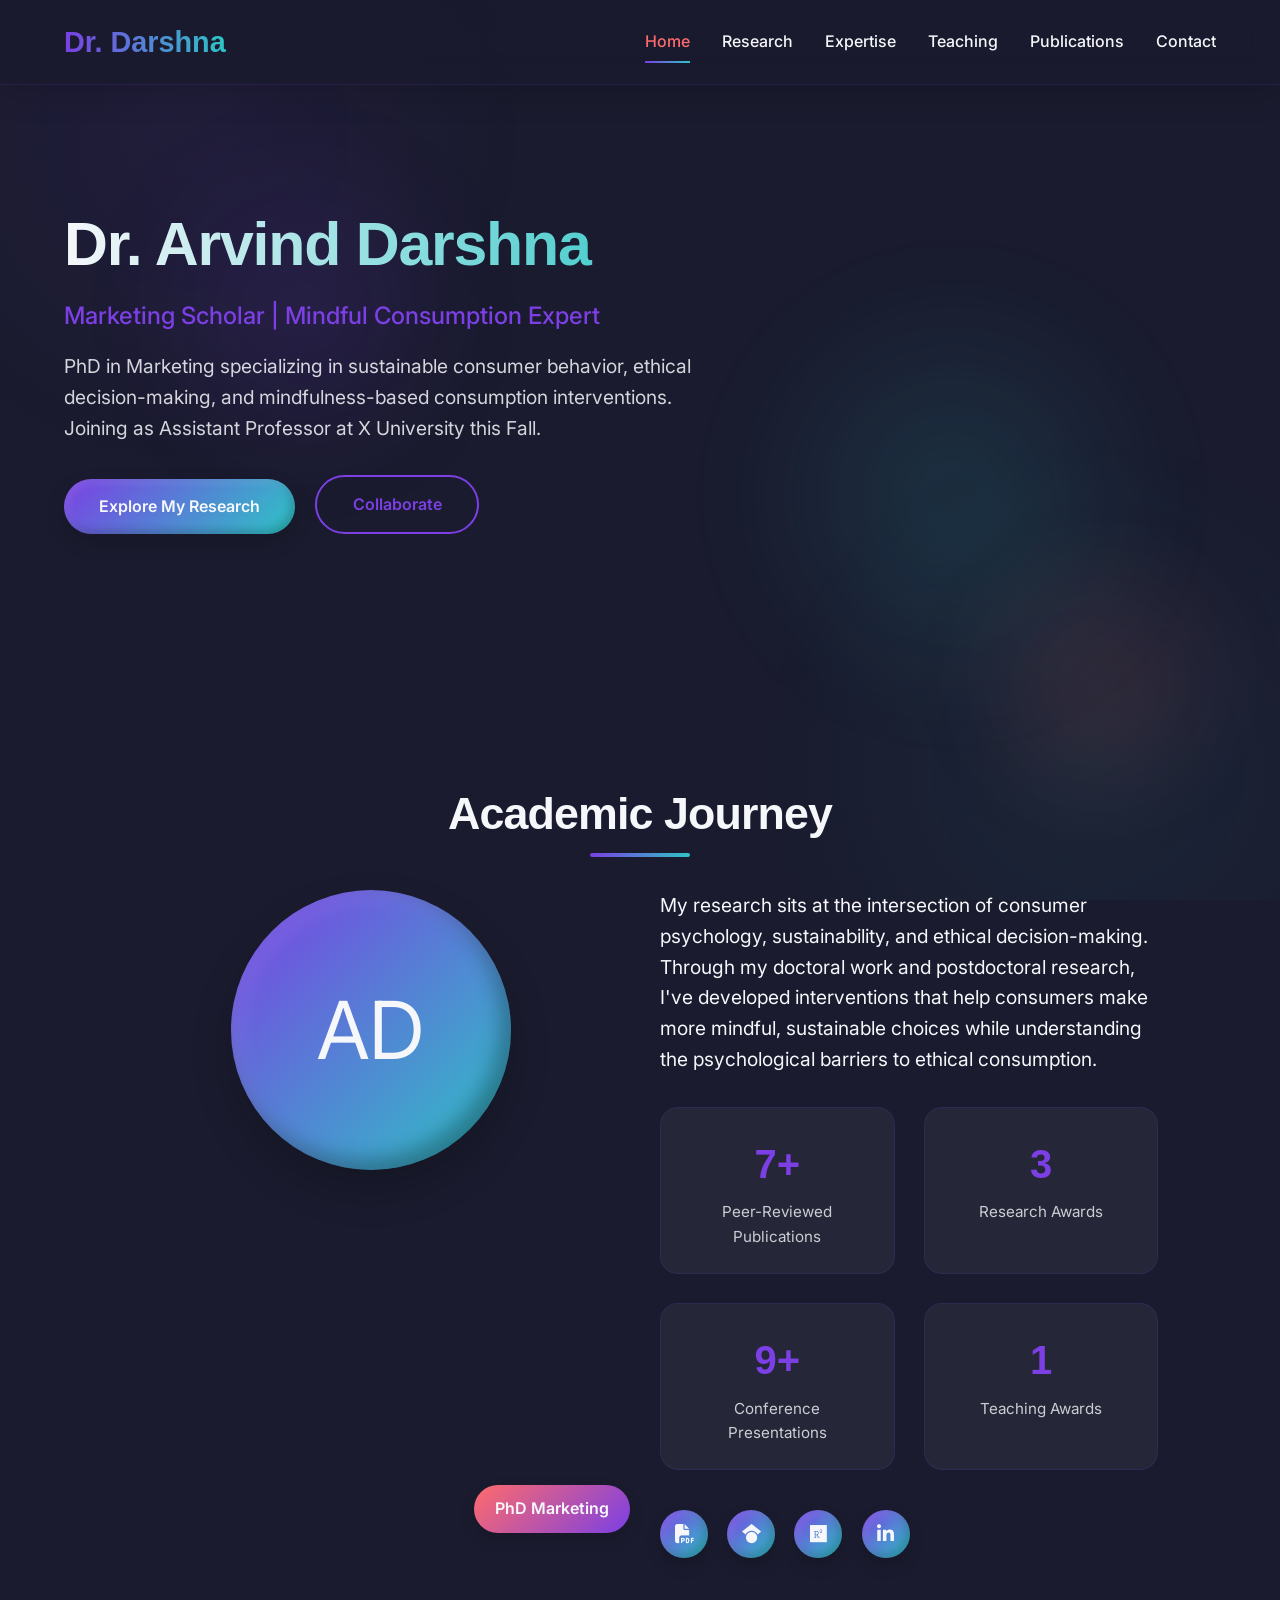
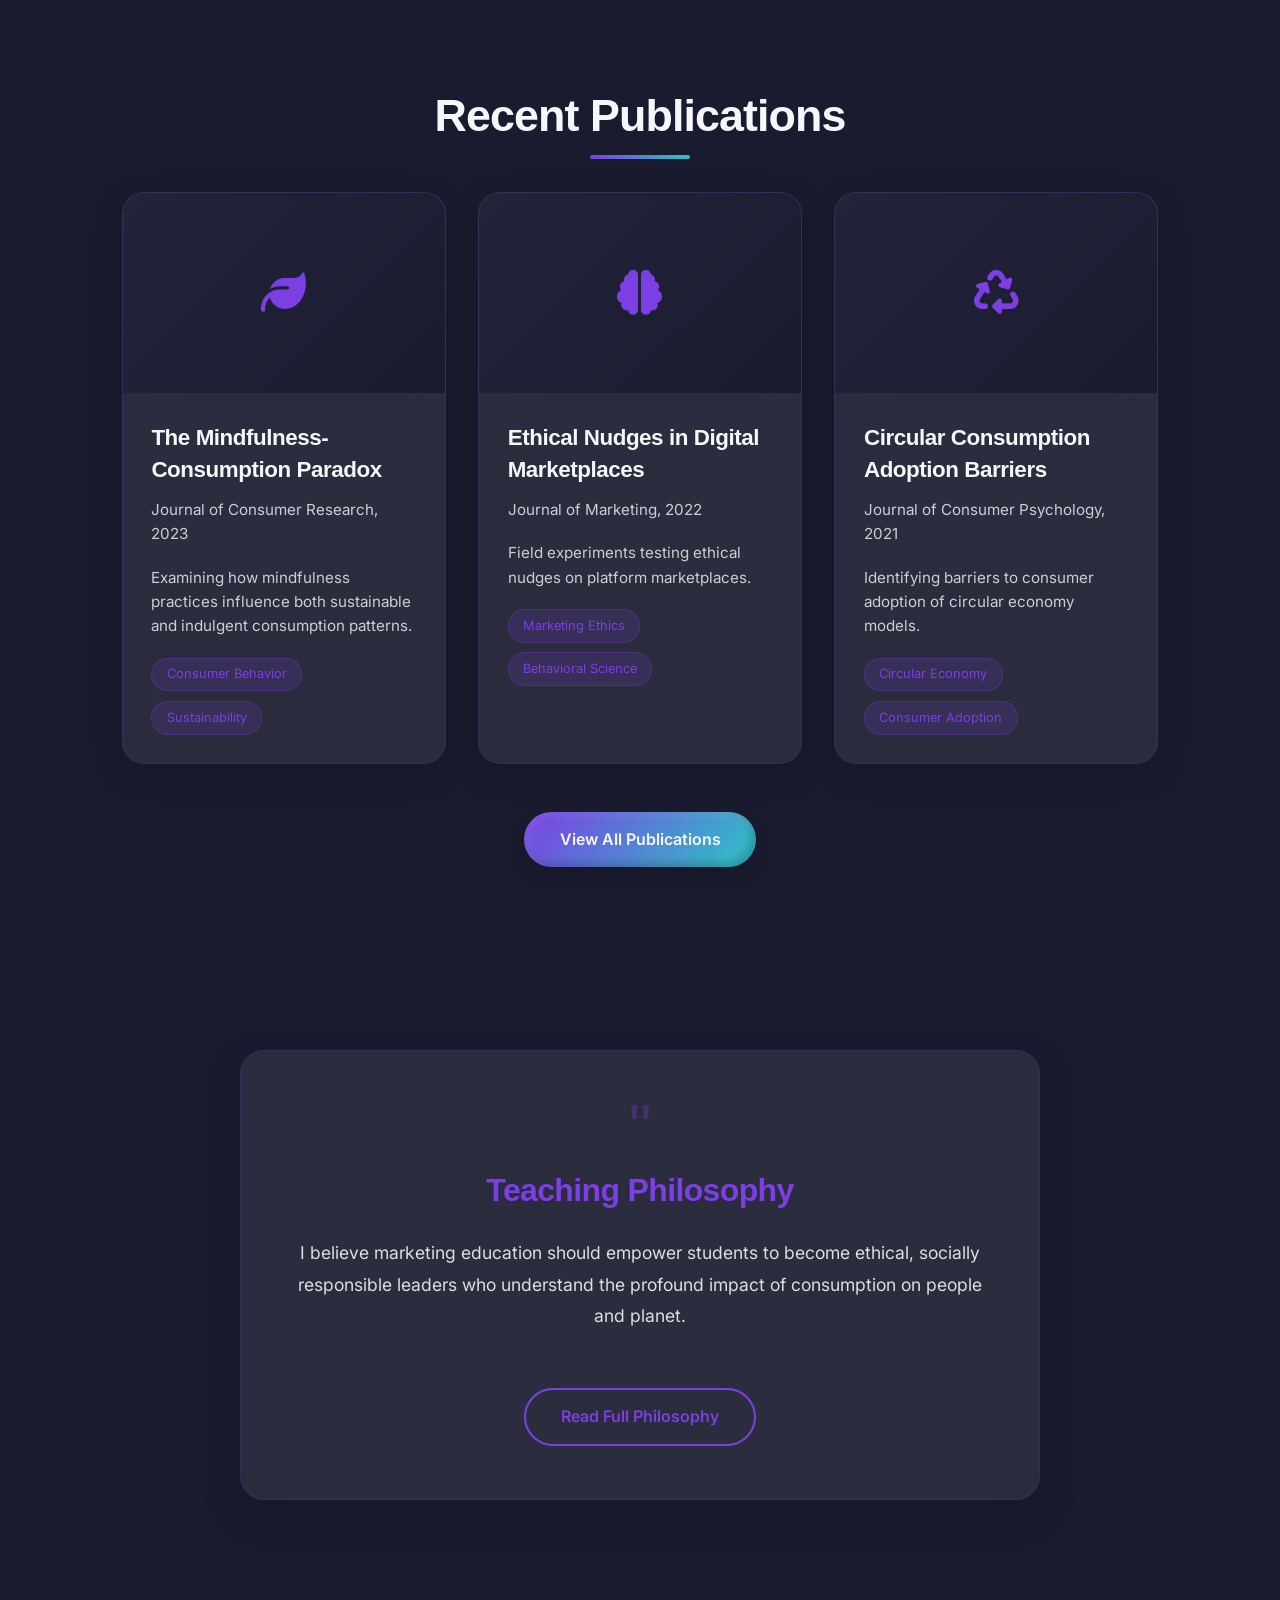
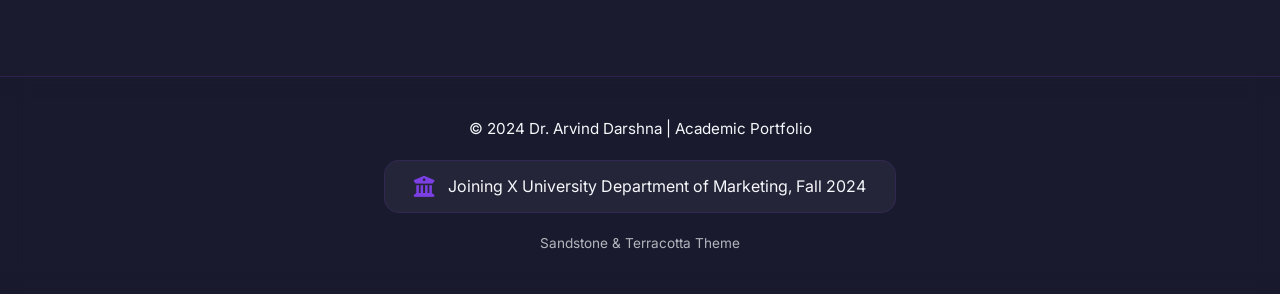
<file: index.html>
<!DOCTYPE html>
<html lang="en">
<head>
    <meta charset="UTF-8">
    <meta name="viewport" content="width=device-width, initial-scale=1.0">
    <title>Dr. Arvind Darshna | Mindful Consumption Scholar</title>
    <link rel="stylesheet" href="https://cdnjs.cloudflare.com/ajax/libs/font-awesome/6.4.0/css/all.min.css">
    <link rel="preconnect" href="https://fonts.googleapis.com">
    <link rel="preconnect" href="https://fonts.gstatic.com" crossorigin>
    <link href="https://fonts.googleapis.com/css2?family=Clash+Display:wght@400;500;600;700&family=Inter:wght@300;400;500;600&display=swap" rel="stylesheet">
    <link rel="stylesheet" href="css/style.css">
</head>
<body>
    <!-- Liquid Background Elements -->
    <div class="liquid-bg liquid-1"></div>
    <div class="liquid-bg liquid-2"></div>
    <div class="liquid-bg liquid-3"></div>

    <!-- Navigation -->
    <nav>
        <a href="index.html" class="logo">Dr. Darshna</a>
        <div class="nav-links">
            <a href="index.html" class="active">Home</a>
            <a href="research.html">Research</a>
            <a href="expertise.html">Expertise</a>
            <a href="teaching.html">Teaching</a>
            <a href="publications.html">Publications</a>
            <a href="contact.html">Contact</a>
        </div>
        <div class="menu-btn">
            <i class="fas fa-bars"></i>
        </div>
    </nav>

    <!-- Hero Section -->
    <section id="home" class="hero">
        <div class="hero-content">
            <h1 class="fade-in">Dr. Arvind Darshna</h1>
            <div class="hero-subtitle fade-in">Marketing Scholar | Mindful Consumption Expert</div>
            <p class="fade-in">PhD in Marketing specializing in sustainable consumer behavior, ethical decision-making, and mindfulness-based consumption interventions. Joining as Assistant Professor at <span class="text-terracotta">X University</span> this Fall.</p>
            <div class="fade-in">
                <a href="research.html" class="cta-button">Explore My Research</a>
                <a href="contact.html" class="cta-button outline" style="margin-left: 1rem;">Collaborate</a>
            </div>
        </div>
    </section>

    <!-- About Section -->
    <section class="section-padding">
        <div class="container">
            <h2 class="section-title">Academic Journey</h2>
            
            <div class="grid-2">
                <div class="profile-container fade-in">
                    <div class="profile-img">
                        AD
                    </div>
                    <div class="degree-badge">PhD Marketing</div>
                </div>
                
                <div class="fade-in">
                    <p style="font-size: 1.2rem; margin-bottom: 1.5rem;">My research sits at the intersection of consumer psychology, sustainability, and ethical decision-making. Through my doctoral work and postdoctoral research, I've developed interventions that help consumers make more mindful, sustainable choices while understanding the psychological barriers to ethical consumption.</p>
                    
                    <div class="stats-container" style="margin-top: 2rem;">
                        <div class="stat-item">
                            <div class="stat-number">12+</div>
                            <div class="stat-label">Peer-Reviewed Publications</div>
                        </div>
                        <div class="stat-item">
                            <div class="stat-number">5</div>
                            <div class="stat-label">Research Awards</div>
                        </div>
                        <div class="stat-item">
                            <div class="stat-number">15+</div>
                            <div class="stat-label">Conference Presentations</div>
                        </div>
                        <div class="stat-item">
                            <div class="stat-number">3</div>
                            <div class="stat-label">Teaching Awards</div>
                        </div>
                    </div>
                    
                    <div class="academic-links">
                        <a href="#" class="academic-icon"><i class="fas fa-file-pdf"></i></a>
                        <a href="#" class="academic-icon"><i class="fab fa-google-scholar"></i></a>
                        <a href="#" class="academic-icon"><i class="fab fa-researchgate"></i></a>
                        <a href="#" class="academic-icon"><i class="fab fa-linkedin-in"></i></a>
                    </div>
                </div>
            </div>
        </div>
    </section>

    <!-- Research Highlights -->
    <section class="section-padding bg-sand-light">
        <div class="container">
            <h2 class="section-title">Recent Publications</h2>
            
            <div class="grid-3">
                <div class="research-card fade-in">
                    <div class="research-img">
                        <i class="fas fa-leaf"></i>
                    </div>
                    <div class="research-content">
                        <h3>The Mindfulness-Consumption Paradox</h3>
                        <p>Journal of Consumer Research, 2023</p>
                        <p class="mt-1">Examining how mindfulness practices influence both sustainable and indulgent consumption patterns.</p>
                        <div class="research-tags">
                            <span class="tag">Consumer Behavior</span>
                            <span class="tag sage">Sustainability</span>
                        </div>
                    </div>
                </div>
                
                <div class="research-card fade-in">
                    <div class="research-img">
                        <i class="fas fa-brain"></i>
                    </div>
                    <div class="research-content">
                        <h3>Ethical Nudges in Digital Marketplaces</h3>
                        <p>Journal of Marketing, 2022</p>
                        <p class="mt-1">Field experiments testing ethical nudges on platform marketplaces.</p>
                        <div class="research-tags">
                            <span class="tag">Marketing Ethics</span>
                            <span class="tag gold">Behavioral Science</span>
                        </div>
                    </div>
                </div>
                
                <div class="research-card fade-in">
                    <div class="research-img">
                        <i class="fas fa-recycle"></i>
                    </div>
                    <div class="research-content">
                        <h3>Circular Consumption Adoption Barriers</h3>
                        <p>Journal of Consumer Psychology, 2021</p>
                        <p class="mt-1">Identifying barriers to consumer adoption of circular economy models.</p>
                        <div class="research-tags">
                            <span class="tag sage">Circular Economy</span>
                            <span class="tag">Consumer Adoption</span>
                        </div>
                    </div>
                </div>
            </div>
            
            <div class="text-center mt-3">
                <a href="publications.html" class="cta-button">View All Publications</a>
            </div>
        </div>
    </section>

    <!-- Teaching Philosophy Preview -->
    <section class="section-padding">
        <div class="container">
            <div class="philosophy-container fade-in">
                <div class="quote-mark">"</div>
                <h3>Teaching Philosophy</h3>
                <p>I believe marketing education should empower students to become ethical, socially responsible leaders who understand the profound impact of consumption on people and planet.</p>
                <a href="teaching.html" class="cta-button outline mt-2">Read Full Philosophy</a>
            </div>
        </div>
    </section>

    <!-- Footer -->
    <footer>
        <p>© 2024 Dr. Arvind Darshna | Academic Portfolio</p>
        <div class="university-badge">
            <i class="fas fa-university"></i>
            <span>Joining X University Department of Marketing, Fall 2024</span>
        </div>
        <p style="margin-top: 1.2rem; font-size: 0.85rem; opacity: 0.7;">Sandstone & Terracotta Theme</p>
    </footer>

    <!-- Back to Top Button (optional) -->
    <div id="backToTop" style="position: fixed; bottom: 30px; right: 30px; width: 45px; height: 45px; background: var(--terracotta); border-radius: 50%; display: none; justify-content: center; align-items: center; color: white; cursor: pointer; box-shadow: 0 5px 15px rgba(0,0,0,0.1); z-index: 99;">
        <i class="fas fa-arrow-up"></i>
    </div>

    <script src="js/main.js"></script>
</body>
</html>
</file>
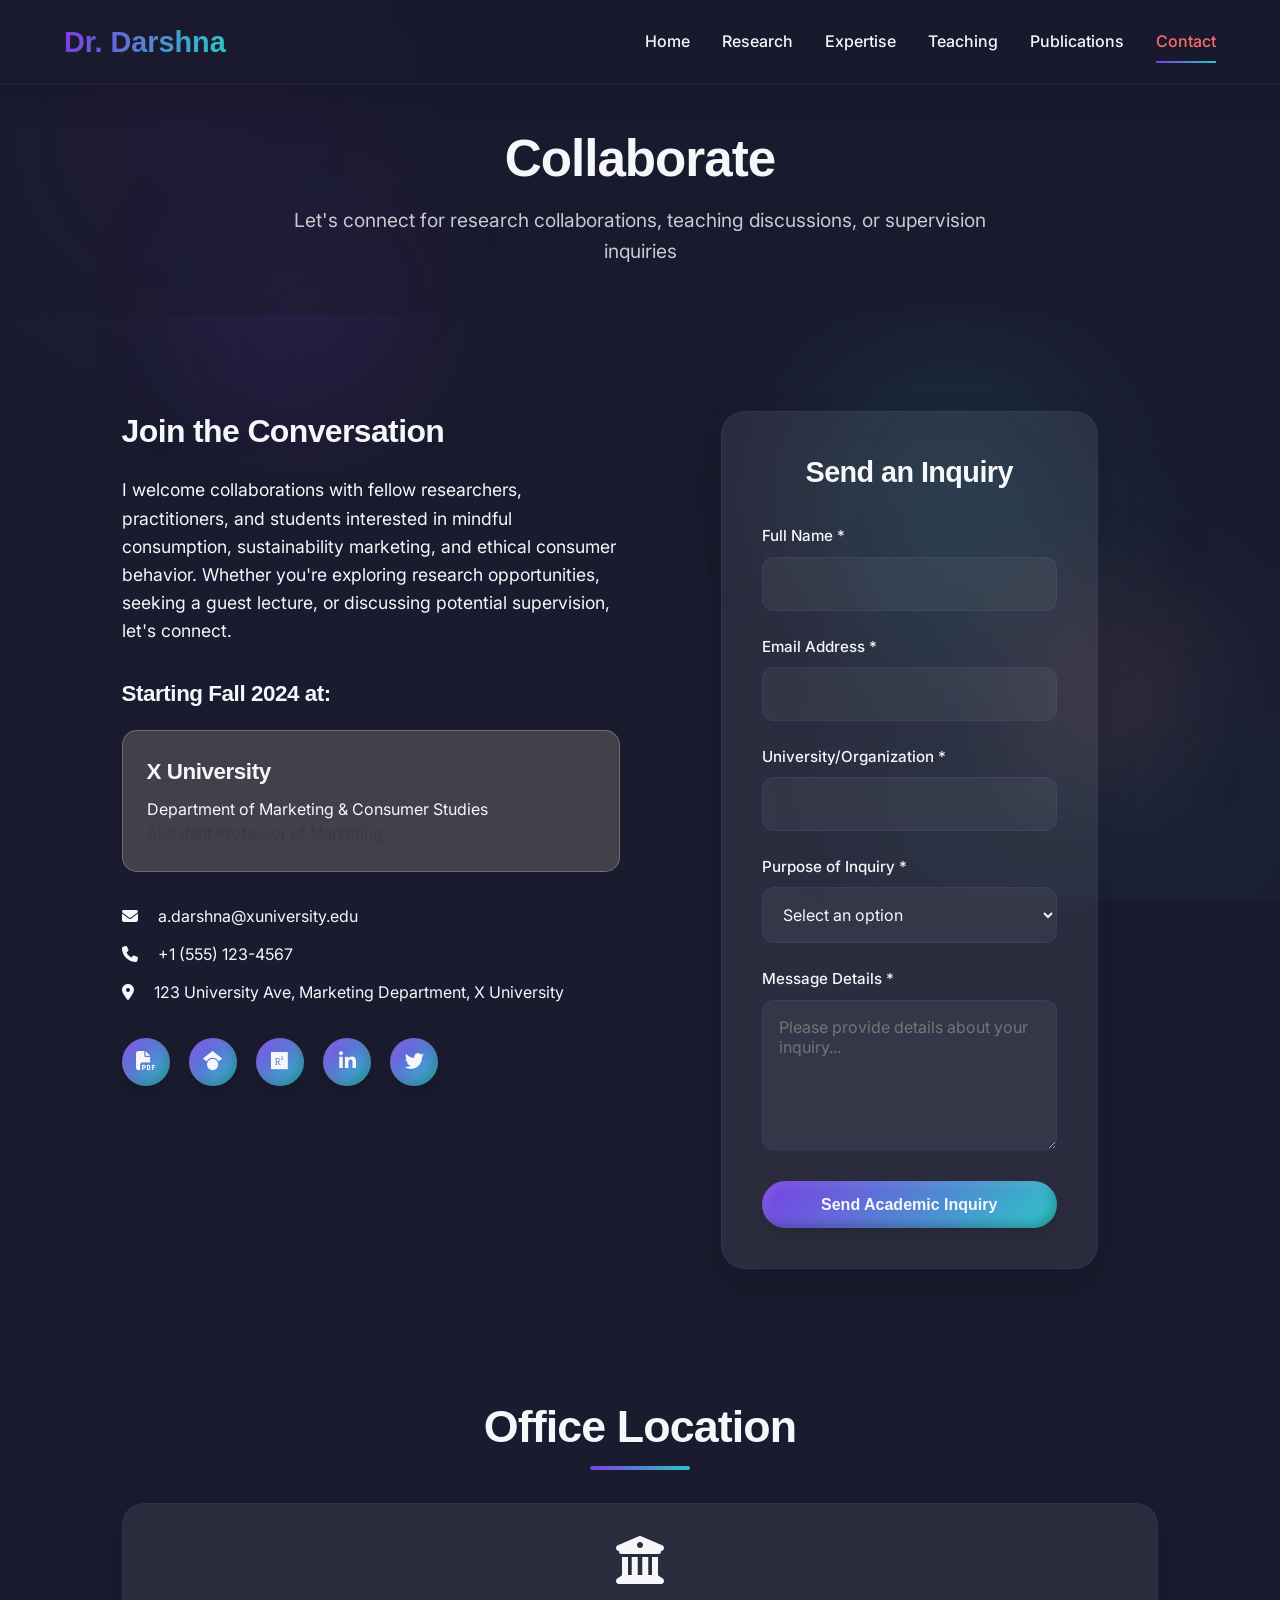
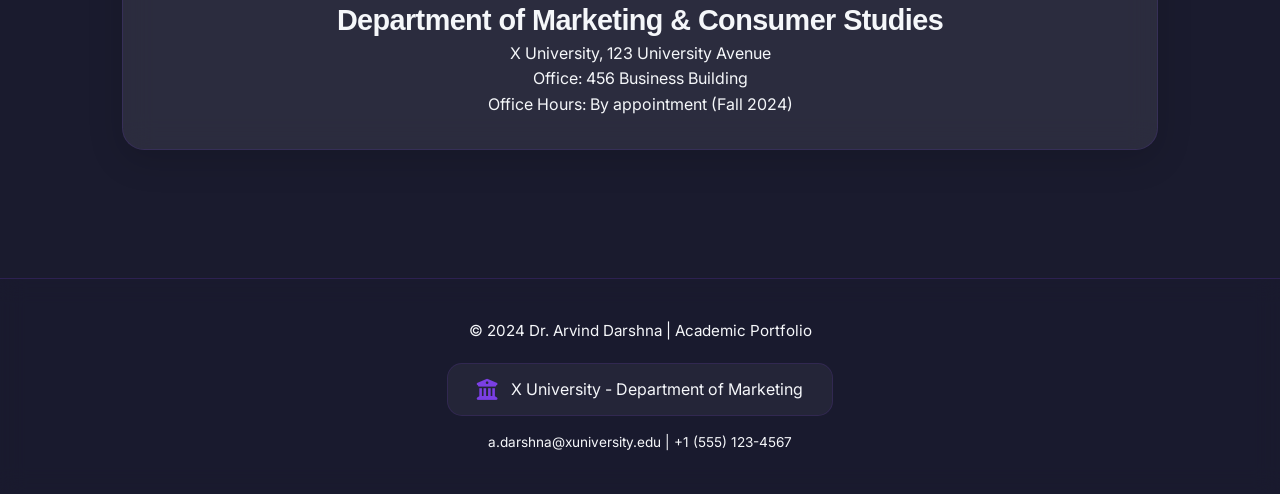
<file: contact.html>
<!DOCTYPE html>
<html lang="en">
<head>
    <meta charset="UTF-8">
    <meta name="viewport" content="width=device-width, initial-scale=1.0">
    <title>Contact - Dr. Arvind Darshna</title>
    <link rel="stylesheet" href="https://cdnjs.cloudflare.com/ajax/libs/font-awesome/6.4.0/css/all.min.css">
    <link rel="preconnect" href="https://fonts.googleapis.com">
    <link rel="preconnect" href="https://fonts.gstatic.com" crossorigin>
    <link href="https://fonts.googleapis.com/css2?family=Clash+Display:wght@400;500;600;700&family=Inter:wght@300;400;500;600&display=swap" rel="stylesheet">
    <link rel="stylesheet" href="css/style.css">
</head>
<body>
    <!-- Liquid Background Elements -->
    <div class="liquid-bg liquid-1"></div>
    <div class="liquid-bg liquid-2"></div>
    <div class="liquid-bg liquid-3"></div>

    <!-- Navigation -->
    <nav>
        <a href="index.html" class="logo">Dr. Darshna</a>
        <div class="nav-links">
            <a href="index.html">Home</a>
            <a href="research.html">Research</a>
            <a href="expertise.html">Expertise</a>
            <a href="teaching.html">Teaching</a>
            <a href="publications.html">Publications</a>
            <a href="contact.html" class="active">Contact</a>
        </div>
        <div class="menu-btn">
            <i class="fas fa-bars"></i>
        </div>
    </nav>

    <!-- Page Header -->
    <div class="page-header">
        <h1 class="fade-in">Collaborate</h1>
        <p class="fade-in">Let's connect for research collaborations, teaching discussions, or supervision inquiries</p>
    </div>

    <!-- Contact Section -->
    <section class="section-padding">
        <div class="container">
            <div class="grid-2">
                <!-- Contact Information -->
                <div class="fade-in">
                    <h2 style="font-size: 2rem; margin-bottom: 1.5rem;">Join the Conversation</h2>
                    <p style="margin-bottom: 2rem; font-size: 1.1rem;">I welcome collaborations with fellow researchers, practitioners, and students interested in mindful consumption, sustainability marketing, and ethical consumer behavior. Whether you're exploring research opportunities, seeking a guest lecture, or discussing potential supervision, let's connect.</p>
                    
                    <h4 style="margin-bottom: 1.2rem; color: var(--terracotta);">Starting Fall 2024 at:</h4>
                    <div style="background: rgba(229, 216, 192, 0.2); padding: 1.5rem; border-radius: 15px; margin-bottom: 2rem; border: 1px solid rgba(229, 216, 192, 0.3);">
                        <h4 style="color: var(--terracotta); margin-bottom: 0.5rem;">X University</h4>
                        <p style="color: var(--charcoal-brown);">Department of Marketing & Consumer Studies</p>
                        <p style="color: rgba(60, 54, 54, 0.7); font-size: 0.95rem;">Assistant Professor of Marketing</p>
                    </div>
                    
                    <div style="margin-bottom: 2rem;">
                        <p><i class="fas fa-envelope" style="color: var(--terracotta); margin-right: 1rem;"></i> a.darshna@xuniversity.edu</p>
                        <p style="margin-top: 0.8rem;"><i class="fas fa-phone" style="color: var(--terracotta); margin-right: 1rem;"></i> +1 (555) 123-4567</p>
                        <p style="margin-top: 0.8rem;"><i class="fas fa-map-marker-alt" style="color: var(--terracotta); margin-right: 1rem;"></i> 123 University Ave, Marketing Department, X University</p>
                    </div>
                    
                    <div class="academic-links">
                        <a href="#" class="academic-icon"><i class="fas fa-file-pdf"></i></a>
                        <a href="#" class="academic-icon"><i class="fab fa-google-scholar"></i></a>
                        <a href="#" class="academic-icon"><i class="fab fa-researchgate"></i></a>
                        <a href="#" class="academic-icon"><i class="fab fa-linkedin-in"></i></a>
                        <a href="#" class="academic-icon"><i class="fab fa-twitter"></i></a>
                    </div>
                </div>
                
                <!-- Contact Form -->
                <div class="form-container fade-in" style="max-width: 100%;">
                    <h3 style="margin-bottom: 2rem; text-align: center;">Send an Inquiry</h3>
                    
                    <form id="contactForm">
                        <div class="form-group">
                            <label for="name">Full Name *</label>
                            <input type="text" id="name" class="form-control" required>
                        </div>
                        
                        <div class="form-group">
                            <label for="email">Email Address *</label>
                            <input type="email" id="email" class="form-control" required>
                        </div>
                        
                        <div class="form-group">
                            <label for="affiliation">University/Organization *</label>
                            <input type="text" id="affiliation" class="form-control" required>
                        </div>
                        
                        <div class="form-group">
                            <label for="purpose">Purpose of Inquiry *</label>
                            <select id="purpose" class="form-control" required>
                                <option value="">Select an option</option>
                                <option value="research">Research Collaboration</option>
                                <option value="teaching">Teaching/Curriculum Discussion</option>
                                <option value="supervision">PhD/Masters Supervision</option>
                                <option value="speaking">Guest Speaking Invitation</option>
                                <option value="other">Other</option>
                            </select>
                        </div>
                        
                        <div class="form-group">
                            <label for="message">Message Details *</label>
                            <textarea id="message" class="form-control" required placeholder="Please provide details about your inquiry..."></textarea>
                        </div>
                        
                        <button type="submit" class="cta-button" style="width: 100%;">Send Academic Inquiry</button>
                    </form>
                </div>
            </div>
        </div>
    </section>

    <!-- Map/Office Location (Optional) -->
    <section class="section-padding bg-sand-light">
        <div class="container">
            <h2 class="section-title">Office Location</h2>
            <div class="glass-card text-center">
                <i class="fas fa-university" style="font-size: 3rem; color: var(--terracotta); margin-bottom: 1rem;"></i>
                <h3>Department of Marketing & Consumer Studies</h3>
                <p>X University, 123 University Avenue</p>
                <p>Office: 456 Business Building</p>
                <p>Office Hours: By appointment (Fall 2024)</p>
            </div>
        </div>
    </section>

    <!-- Footer -->
    <footer>
        <p>© 2024 Dr. Arvind Darshna | Academic Portfolio</p>
        <div class="university-badge">
            <i class="fas fa-university"></i>
            <span>X University - Department of Marketing</span>
        </div>
        <p style="margin-top: 1rem; font-size: 0.85rem;">
            <a href="mailto:a.darshna@xuniversity.edu" style="color: var(--terracotta); text-decoration: none;">a.darshna@xuniversity.edu</a> | 
            <a href="tel:+15551234567" style="color: var(--terracotta); text-decoration: none;">+1 (555) 123-4567</a>
        </p>
    </footer>

    <!-- Back to Top Button -->
    <div id="backToTop" style="position: fixed; bottom: 30px; right: 30px; width: 45px; height: 45px; background: var(--terracotta); border-radius: 50%; display: none; justify-content: center; align-items: center; color: white; cursor: pointer; box-shadow: 0 5px 15px rgba(0,0,0,0.1); z-index: 99;">
        <i class="fas fa-arrow-up"></i>
    </div>

    <script src="js/main.js"></script>
</body>
</html>
</file>
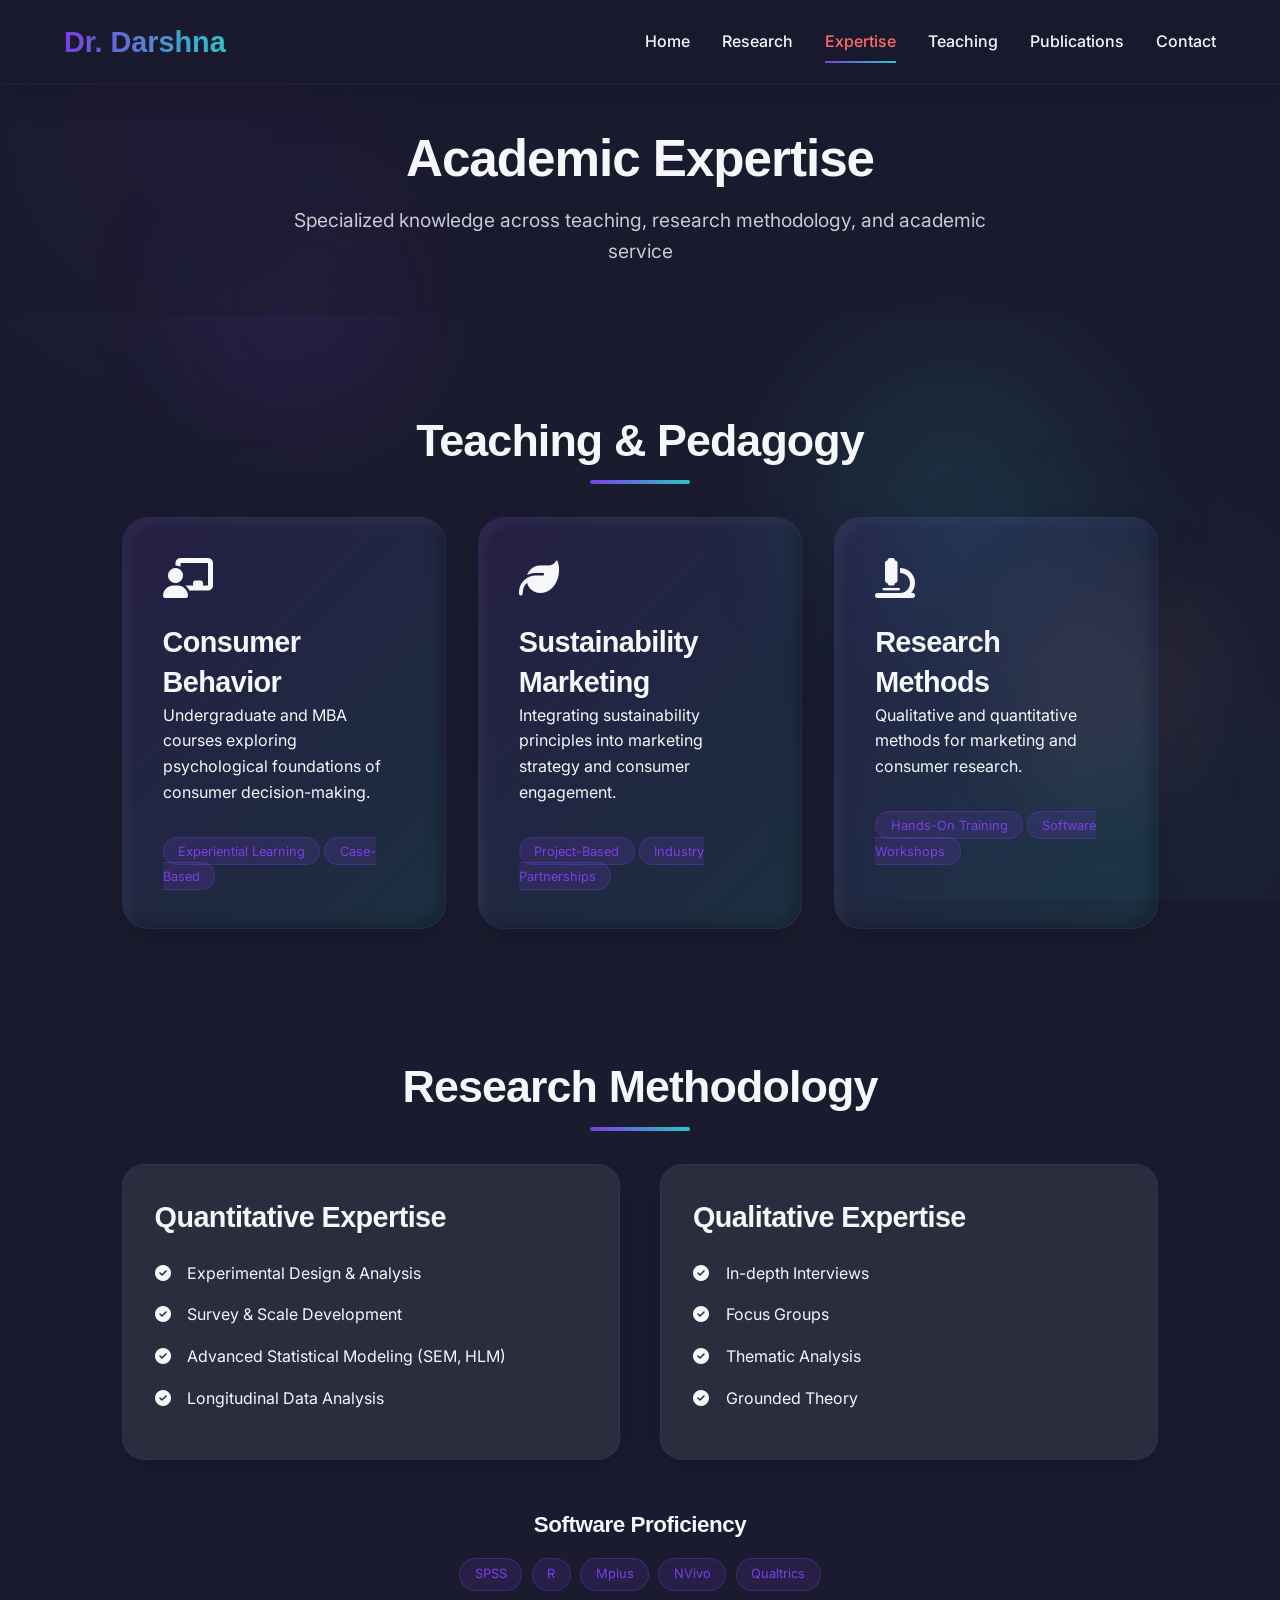
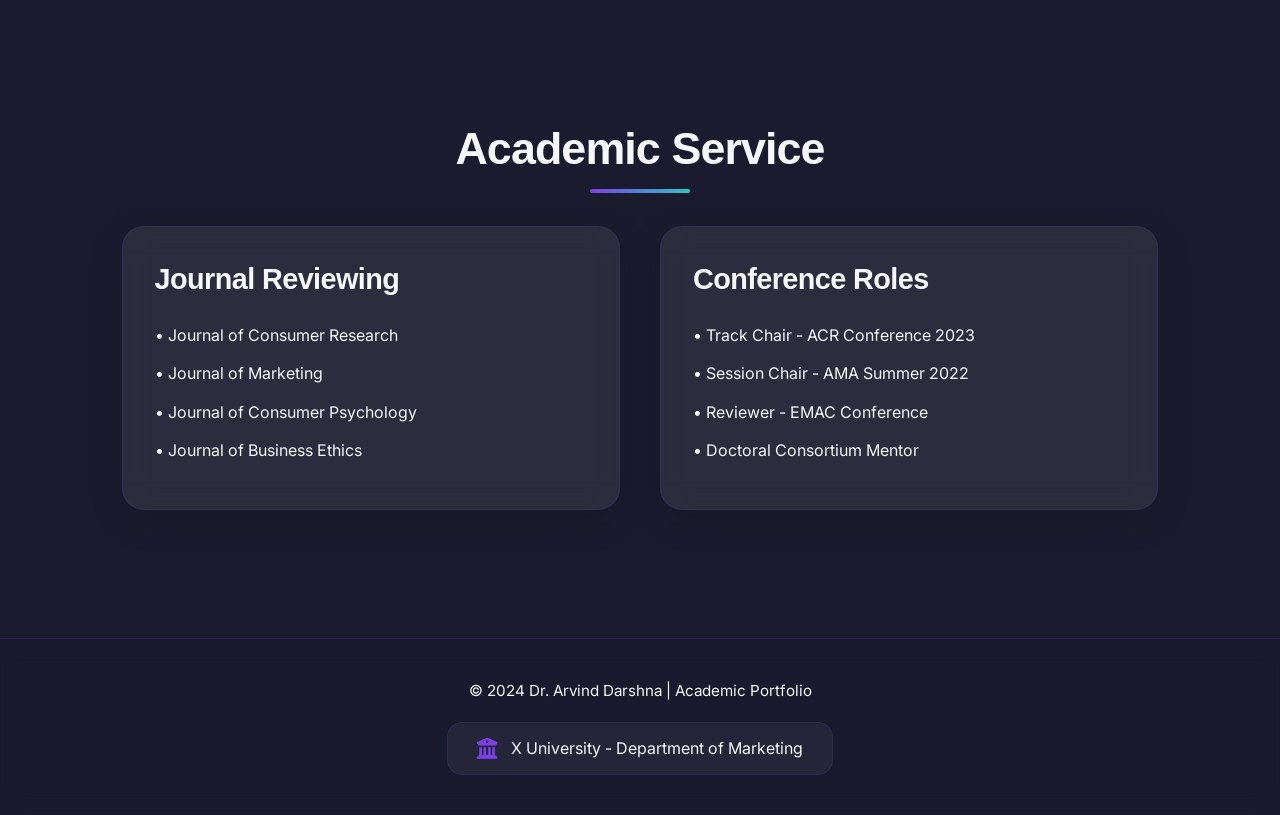
<file: expertise.html>
<!DOCTYPE html>
<html lang="en">
<head>
    <meta charset="UTF-8">
    <meta name="viewport" content="width=device-width, initial-scale=1.0">
    <title>Expertise - Dr. Arvind Darshna</title>
    <link rel="stylesheet" href="https://cdnjs.cloudflare.com/ajax/libs/font-awesome/6.4.0/css/all.min.css">
    <link rel="preconnect" href="https://fonts.googleapis.com">
    <link rel="preconnect" href="https://fonts.gstatic.com" crossorigin>
    <link href="https://fonts.googleapis.com/css2?family=Clash+Display:wght@400;500;600;700&family=Inter:wght@300;400;500;600&display=swap" rel="stylesheet">
    <link rel="stylesheet" href="css/style.css">
</head>
<body>
    <!-- Liquid Background Elements -->
    <div class="liquid-bg liquid-1"></div>
    <div class="liquid-bg liquid-2"></div>
    <div class="liquid-bg liquid-3"></div>

    <!-- Navigation -->
    <nav>
        <a href="index.html" class="logo">Dr. Darshna</a>
        <div class="nav-links">
            <a href="index.html">Home</a>
            <a href="research.html">Research</a>
            <a href="expertise.html" class="active">Expertise</a>
            <a href="teaching.html">Teaching</a>
            <a href="publications.html">Publications</a>
            <a href="contact.html">Contact</a>
        </div>
        <div class="menu-btn">
            <i class="fas fa-bars"></i>
        </div>
    </nav>

    <!-- Page Header -->
    <div class="page-header">
        <h1 class="fade-in">Academic Expertise</h1>
        <p class="fade-in">Specialized knowledge across teaching, research methodology, and academic service</p>
    </div>

    <!-- Teaching Expertise -->
    <section class="section-padding">
        <div class="container">
            <h2 class="section-title">Teaching & Pedagogy</h2>
            
            <div class="grid-3">
                <div class="clay-card fade-in">
                    <i class="fas fa-chalkboard-teacher" style="font-size: 2.5rem; color: var(--terracotta); margin-bottom: 1.5rem;"></i>
                    <h3>Consumer Behavior</h3>
                    <p>Undergraduate and MBA courses exploring psychological foundations of consumer decision-making.</p>
                    <div class="mt-2">
                        <span class="tag">Experiential Learning</span>
                        <span class="tag sage">Case-Based</span>
                    </div>
                </div>
                
                <div class="clay-card fade-in">
                    <i class="fas fa-leaf" style="font-size: 2.5rem; color: var(--sage-moss); margin-bottom: 1.5rem;"></i>
                    <h3>Sustainability Marketing</h3>
                    <p>Integrating sustainability principles into marketing strategy and consumer engagement.</p>
                    <div class="mt-2">
                        <span class="tag">Project-Based</span>
                        <span class="tag gold">Industry Partnerships</span>
                    </div>
                </div>
                
                <div class="clay-card fade-in">
                    <i class="fas fa-microscope" style="font-size: 2.5rem; color: var(--amber-gold); margin-bottom: 1.5rem;"></i>
                    <h3>Research Methods</h3>
                    <p>Qualitative and quantitative methods for marketing and consumer research.</p>
                    <div class="mt-2">
                        <span class="tag">Hands-On Training</span>
                        <span class="tag">Software Workshops</span>
                    </div>
                </div>
            </div>
        </div>
    </section>

    <!-- Research Methodology -->
    <section class="section-padding bg-sand-light">
        <div class="container">
            <h2 class="section-title">Research Methodology</h2>
            
            <div class="grid-2">
                <div class="glass-card fade-in">
                    <h3 style="color: var(--terracotta);">Quantitative Expertise</h3>
                    <ul style="list-style: none; margin-top: 1.5rem;">
                        <li style="margin-bottom: 1rem;"><i class="fas fa-check-circle" style="color: var(--terracotta); margin-right: 0.8rem;"></i> Experimental Design & Analysis</li>
                        <li style="margin-bottom: 1rem;"><i class="fas fa-check-circle" style="color: var(--terracotta); margin-right: 0.8rem;"></i> Survey & Scale Development</li>
                        <li style="margin-bottom: 1rem;"><i class="fas fa-check-circle" style="color: var(--terracotta); margin-right: 0.8rem;"></i> Advanced Statistical Modeling (SEM, HLM)</li>
                        <li style="margin-bottom: 1rem;"><i class="fas fa-check-circle" style="color: var(--terracotta); margin-right: 0.8rem;"></i> Longitudinal Data Analysis</li>
                    </ul>
                </div>
                
                <div class="glass-card fade-in">
                    <h3 style="color: var(--sage-moss);">Qualitative Expertise</h3>
                    <ul style="list-style: none; margin-top: 1.5rem;">
                        <li style="margin-bottom: 1rem;"><i class="fas fa-check-circle" style="color: var(--sage-moss); margin-right: 0.8rem;"></i> In-depth Interviews</li>
                        <li style="margin-bottom: 1rem;"><i class="fas fa-check-circle" style="color: var(--sage-moss); margin-right: 0.8rem;"></i> Focus Groups</li>
                        <li style="margin-bottom: 1rem;"><i class="fas fa-check-circle" style="color: var(--sage-moss); margin-right: 0.8rem;"></i> Thematic Analysis</li>
                        <li style="margin-bottom: 1rem;"><i class="fas fa-check-circle" style="color: var(--sage-moss); margin-right: 0.8rem;"></i> Grounded Theory</li>
                    </ul>
                </div>
            </div>
            
            <div class="mt-3 text-center">
                <h4>Software Proficiency</h4>
                <div class="research-tags" style="justify-content: center; margin-top: 1rem;">
                    <span class="tag">SPSS</span>
                    <span class="tag sage">R</span>
                    <span class="tag">Mplus</span>
                    <span class="tag gold">NVivo</span>
                    <span class="tag">Qualtrics</span>
                </div>
            </div>
        </div>
    </section>

    <!-- Academic Service -->
    <section class="section-padding">
        <div class="container">
            <h2 class="section-title">Academic Service</h2>
            
            <div class="grid-2">
                <div class="research-card fade-in" style="padding: 2rem;">
                    <h3 style="color: var(--terracotta);">Journal Reviewing</h3>
                    <ul style="list-style: none; margin-top: 1.5rem;">
                        <li style="margin-bottom: 0.8rem;">• Journal of Consumer Research</li>
                        <li style="margin-bottom: 0.8rem;">• Journal of Marketing</li>
                        <li style="margin-bottom: 0.8rem;">• Journal of Consumer Psychology</li>
                        <li style="margin-bottom: 0.8rem;">• Journal of Business Ethics</li>
                    </ul>
                </div>
                
                <div class="research-card fade-in" style="padding: 2rem;">
                    <h3 style="color: var(--sage-moss);">Conference Roles</h3>
                    <ul style="list-style: none; margin-top: 1.5rem;">
                        <li style="margin-bottom: 0.8rem;">• Track Chair - ACR Conference 2023</li>
                        <li style="margin-bottom: 0.8rem;">• Session Chair - AMA Summer 2022</li>
                        <li style="margin-bottom: 0.8rem;">• Reviewer - EMAC Conference</li>
                        <li style="margin-bottom: 0.8rem;">• Doctoral Consortium Mentor</li>
                    </ul>
                </div>
            </div>
        </div>
    </section>

    <!-- Footer -->
    <footer>
        <p>© 2024 Dr. Arvind Darshna | Academic Portfolio</p>
        <div class="university-badge">
            <i class="fas fa-university"></i>
            <span>X University - Department of Marketing</span>
        </div>
    </footer>

    <!-- Back to Top Button -->
    <div id="backToTop" style="position: fixed; bottom: 30px; right: 30px; width: 45px; height: 45px; background: var(--terracotta); border-radius: 50%; display: none; justify-content: center; align-items: center; color: white; cursor: pointer; box-shadow: 0 5px 15px rgba(0,0,0,0.1); z-index: 99;">
        <i class="fas fa-arrow-up"></i>
    </div>

    <script src="js/main.js"></script>
</body>
</html>
</file>
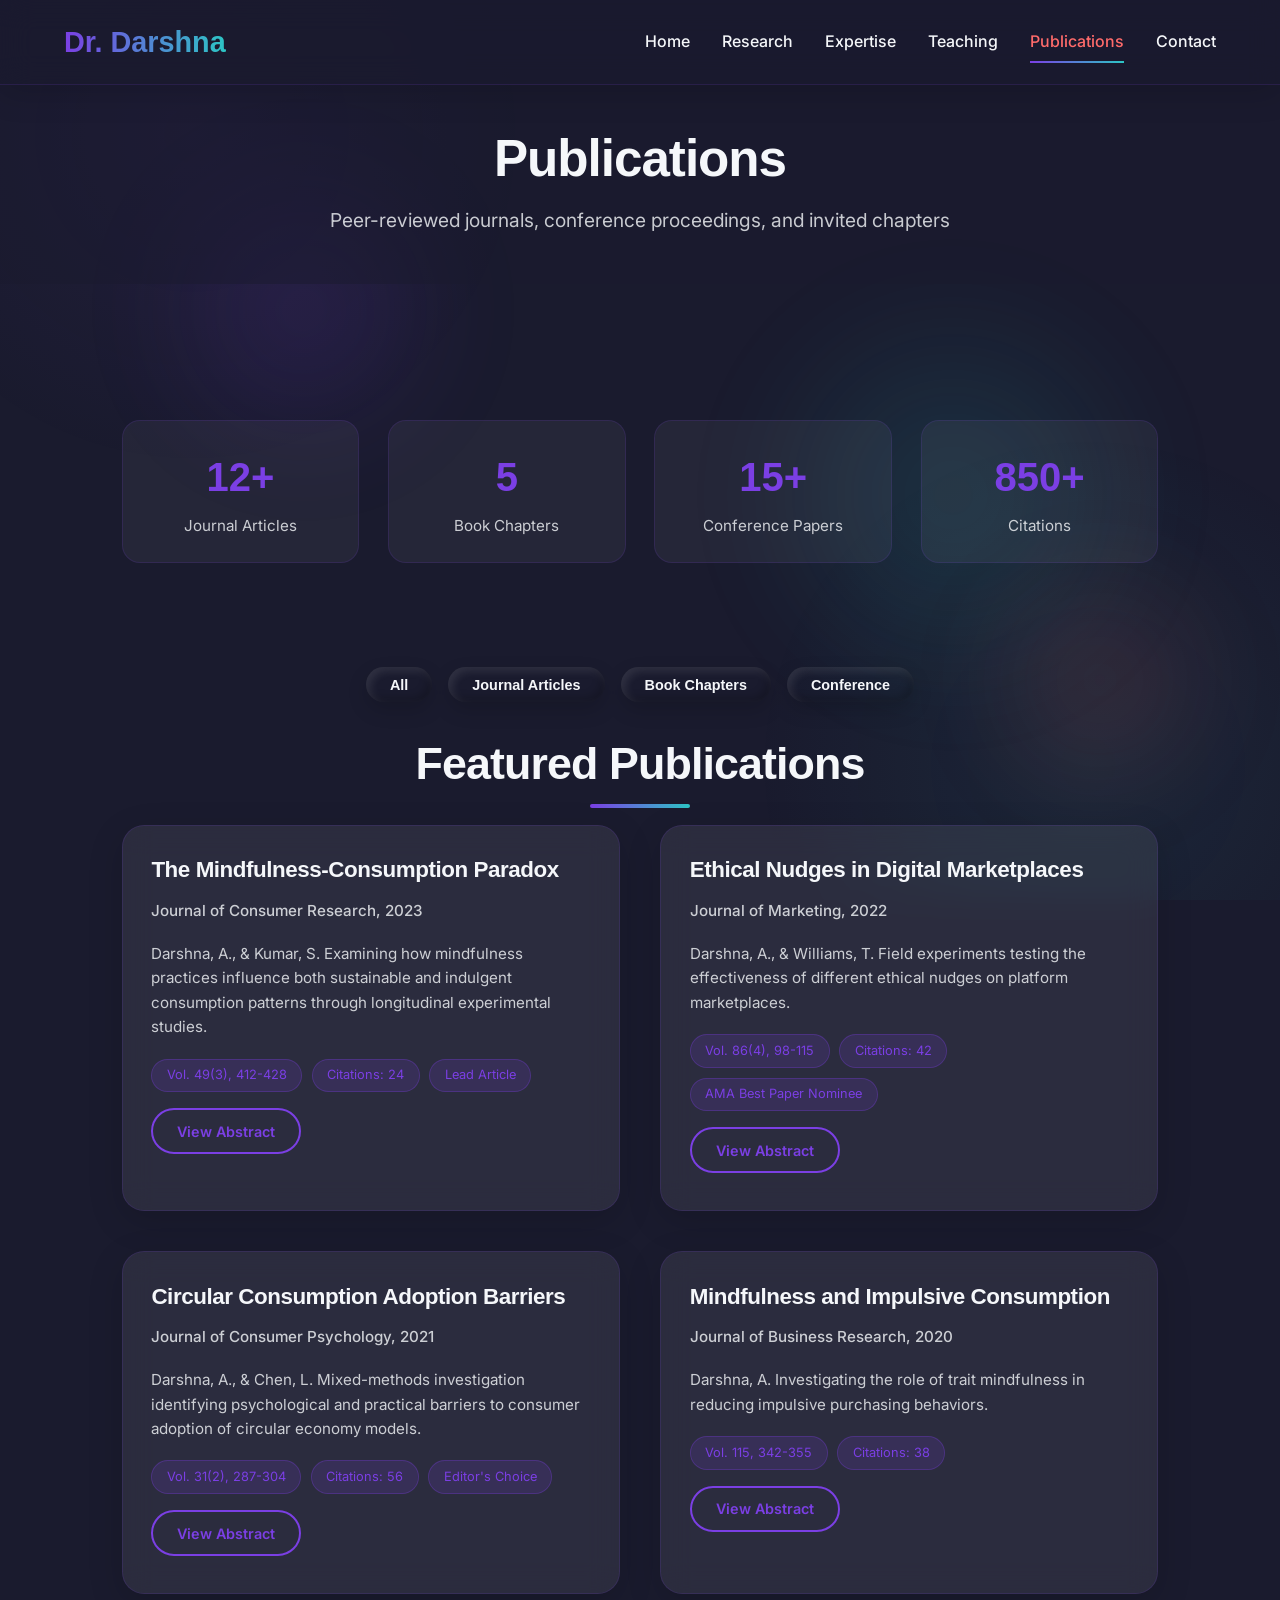
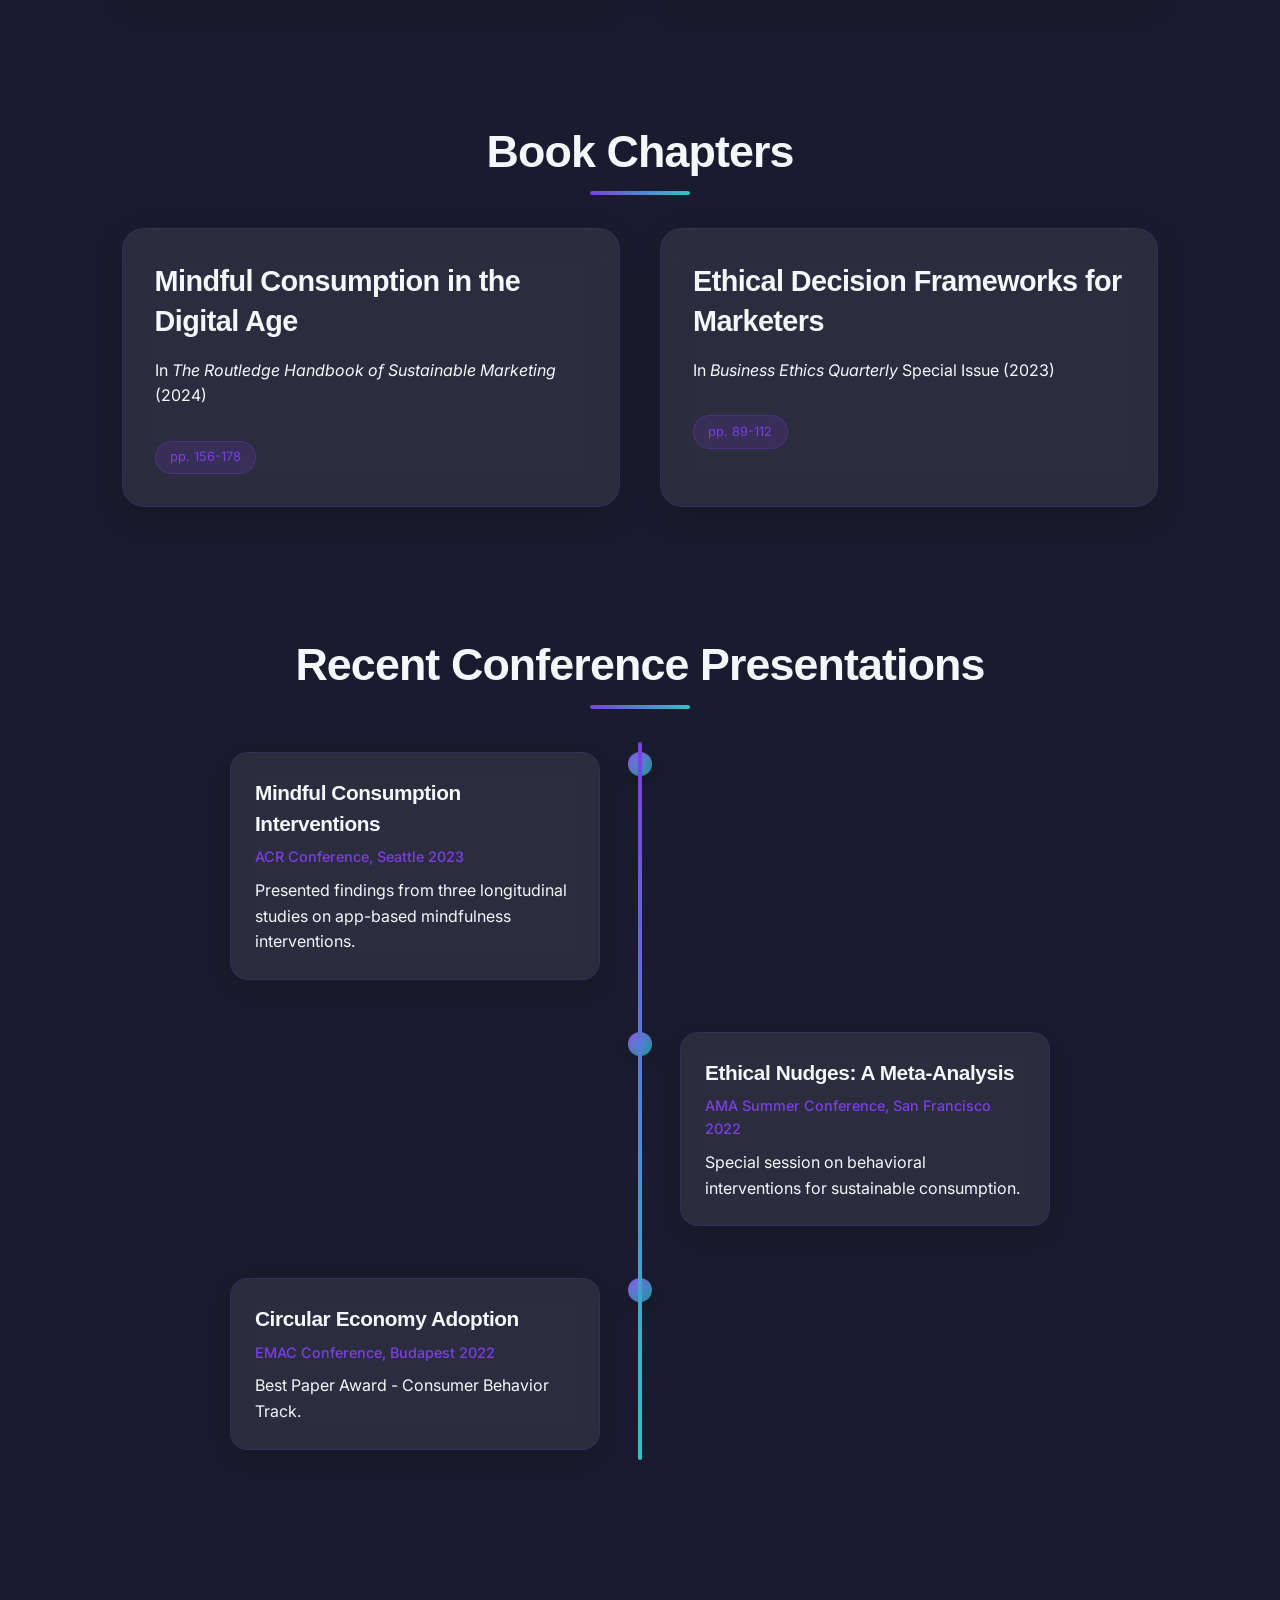
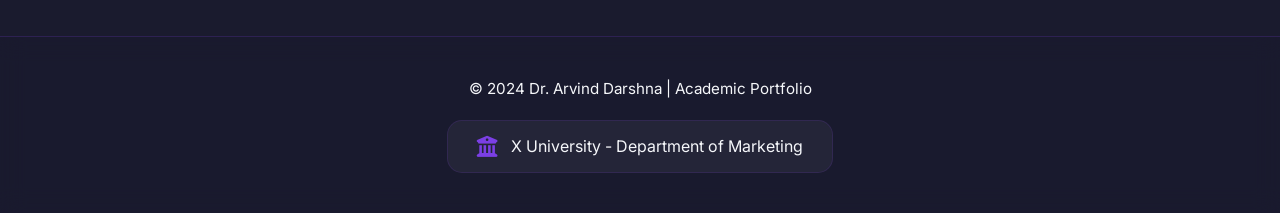
<file: publications.html>
<!DOCTYPE html>
<html lang="en">
<head>
    <meta charset="UTF-8">
    <meta name="viewport" content="width=device-width, initial-scale=1.0">
    <title>Publications - Dr. Arvind Darshna</title>
    <link rel="stylesheet" href="https://cdnjs.cloudflare.com/ajax/libs/font-awesome/6.4.0/css/all.min.css">
    <link rel="preconnect" href="https://fonts.googleapis.com">
    <link rel="preconnect" href="https://fonts.gstatic.com" crossorigin>
    <link href="https://fonts.googleapis.com/css2?family=Clash+Display:wght@400;500;600;700&family=Inter:wght@300;400;500;600&display=swap" rel="stylesheet">
    <link rel="stylesheet" href="css/style.css">
</head>
<body>
    <!-- Liquid Background Elements -->
    <div class="liquid-bg liquid-1"></div>
    <div class="liquid-bg liquid-2"></div>
    <div class="liquid-bg liquid-3"></div>

    <!-- Navigation -->
    <nav>
        <a href="index.html" class="logo">Dr. Darshna</a>
        <div class="nav-links">
            <a href="index.html">Home</a>
            <a href="research.html">Research</a>
            <a href="expertise.html">Expertise</a>
            <a href="teaching.html">Teaching</a>
            <a href="publications.html" class="active">Publications</a>
            <a href="contact.html">Contact</a>
        </div>
        <div class="menu-btn">
            <i class="fas fa-bars"></i>
        </div>
    </nav>

    <!-- Page Header -->
    <div class="page-header">
        <h1 class="fade-in">Publications</h1>
        <p class="fade-in">Peer-reviewed journals, conference proceedings, and invited chapters</p>
    </div>

    <!-- Publication Stats -->
    <section class="section-padding">
        <div class="container">
            <div class="stats-container">
                <div class="stat-item">
                    <div class="stat-number">12+</div>
                    <div class="stat-label">Journal Articles</div>
                </div>
                <div class="stat-item">
                    <div class="stat-number">5</div>
                    <div class="stat-label">Book Chapters</div>
                </div>
                <div class="stat-item">
                    <div class="stat-number">15+</div>
                    <div class="stat-label">Conference Papers</div>
                </div>
                <div class="stat-item">
                    <div class="stat-number">850+</div>
                    <div class="stat-label">Citations</div>
                </div>
            </div>
        </div>
    </section>

    <!-- Filter Buttons -->
    <div class="container" style="margin-bottom: 2rem;">
        <div style="display: flex; gap: 1rem; justify-content: center; flex-wrap: wrap;">
            <button class="cta-button small filter-btn active" data-filter="all" style="background: transparent; color: var(--charcoal-brown); border: 1px solid var(--terracotta);">All</button>
            <button class="cta-button small filter-btn" data-filter="journal" style="background: transparent; color: var(--charcoal-brown); border: 1px solid var(--terracotta);">Journal Articles</button>
            <button class="cta-button small filter-btn" data-filter="chapter" style="background: transparent; color: var(--charcoal-brown); border: 1px solid var(--terracotta);">Book Chapters</button>
            <button class="cta-button small filter-btn" data-filter="conference" style="background: transparent; color: var(--charcoal-brown); border: 1px solid var(--terracotta);">Conference</button>
        </div>
    </div>

    <!-- Journal Articles -->
    <section class="section-padding" style="padding-top: 0;">
        <div class="container">
            <h2 class="section-title" style="margin-bottom: 2rem;">Featured Publications</h2>
            
            <div class="grid-2">
                <!-- Publication 1 -->
                <div class="publication-card research-card fade-in" data-category="journal" style="display: block;">
                    <div class="research-content">
                        <h3>The Mindfulness-Consumption Paradox</h3>
                        <p class="timeline-journal">Journal of Consumer Research, 2023</p>
                        <p>Darshna, A., & Kumar, S. Examining how mindfulness practices influence both sustainable and indulgent consumption patterns through longitudinal experimental studies.</p>
                        <div class="research-tags">
                            <span class="tag">Vol. 49(3), 412-428</span>
                            <span class="tag sage">Citations: 24</span>
                            <span class="tag gold">Lead Article</span>
                        </div>
                        <a href="#" class="cta-button small outline" style="margin-top: 1rem;">View Abstract</a>
                    </div>
                </div>
                
                <!-- Publication 2 -->
                <div class="publication-card research-card fade-in" data-category="journal" style="display: block;">
                    <div class="research-content">
                        <h3>Ethical Nudges in Digital Marketplaces</h3>
                        <p class="timeline-journal">Journal of Marketing, 2022</p>
                        <p>Darshna, A., & Williams, T. Field experiments testing the effectiveness of different ethical nudges on platform marketplaces.</p>
                        <div class="research-tags">
                            <span class="tag">Vol. 86(4), 98-115</span>
                            <span class="tag sage">Citations: 42</span>
                            <span class="tag gold">AMA Best Paper Nominee</span>
                        </div>
                        <a href="#" class="cta-button small outline" style="margin-top: 1rem;">View Abstract</a>
                    </div>
                </div>
                
                <!-- Publication 3 -->
                <div class="publication-card research-card fade-in" data-category="journal" style="display: block;">
                    <div class="research-content">
                        <h3>Circular Consumption Adoption Barriers</h3>
                        <p class="timeline-journal">Journal of Consumer Psychology, 2021</p>
                        <p>Darshna, A., & Chen, L. Mixed-methods investigation identifying psychological and practical barriers to consumer adoption of circular economy models.</p>
                        <div class="research-tags">
                            <span class="tag">Vol. 31(2), 287-304</span>
                            <span class="tag sage">Citations: 56</span>
                            <span class="tag gold">Editor's Choice</span>
                        </div>
                        <a href="#" class="cta-button small outline" style="margin-top: 1rem;">View Abstract</a>
                    </div>
                </div>
                
                <!-- Publication 4 -->
                <div class="publication-card research-card fade-in" data-category="journal" style="display: block;">
                    <div class="research-content">
                        <h3>Mindfulness and Impulsive Consumption</h3>
                        <p class="timeline-journal">Journal of Business Research, 2020</p>
                        <p>Darshna, A. Investigating the role of trait mindfulness in reducing impulsive purchasing behaviors.</p>
                        <div class="research-tags">
                            <span class="tag">Vol. 115, 342-355</span>
                            <span class="tag sage">Citations: 38</span>
                        </div>
                        <a href="#" class="cta-button small outline" style="margin-top: 1rem;">View Abstract</a>
                    </div>
                </div>
            </div>
        </div>
    </section>

    <!-- Book Chapters -->
    <section class="section-padding bg-sand-light">
        <div class="container">
            <h2 class="section-title">Book Chapters</h2>
            
            <div class="grid-2">
                <div class="glass-card fade-in">
                    <h3 style="color: var(--terracotta);">Mindful Consumption in the Digital Age</h3>
                    <p class="mt-1">In <em>The Routledge Handbook of Sustainable Marketing</em> (2024)</p>
                    <div class="research-tags mt-2">
                        <span class="tag">pp. 156-178</span>
                    </div>
                </div>
                
                <div class="glass-card fade-in">
                    <h3 style="color: var(--sage-moss);">Ethical Decision Frameworks for Marketers</h3>
                    <p class="mt-1">In <em>Business Ethics Quarterly</em> Special Issue (2023)</p>
                    <div class="research-tags mt-2">
                        <span class="tag">pp. 89-112</span>
                    </div>
                </div>
            </div>
        </div>
    </section>

    <!-- Conference Presentations -->
    <section class="section-padding">
        <div class="container">
            <h2 class="section-title">Recent Conference Presentations</h2>
            
            <div class="timeline">
                <div class="timeline-item fade-in">
                    <div class="timeline-node"></div>
                    <div class="timeline-content">
                        <h4>Mindful Consumption Interventions</h4>
                        <div class="timeline-journal">ACR Conference, Seattle 2023</div>
                        <p>Presented findings from three longitudinal studies on app-based mindfulness interventions.</p>
                    </div>
                </div>
                
                <div class="timeline-item fade-in">
                    <div class="timeline-node"></div>
                    <div class="timeline-content">
                        <h4>Ethical Nudges: A Meta-Analysis</h4>
                        <div class="timeline-journal">AMA Summer Conference, San Francisco 2022</div>
                        <p>Special session on behavioral interventions for sustainable consumption.</p>
                    </div>
                </div>
                
                <div class="timeline-item fade-in">
                    <div class="timeline-node"></div>
                    <div class="timeline-content">
                        <h4>Circular Economy Adoption</h4>
                        <div class="timeline-journal">EMAC Conference, Budapest 2022</div>
                        <p>Best Paper Award - Consumer Behavior Track.</p>
                    </div>
                </div>
            </div>
        </div>
    </section>

    <!-- Footer -->
    <footer>
        <p>© 2024 Dr. Arvind Darshna | Academic Portfolio</p>
        <div class="university-badge">
            <i class="fas fa-university"></i>
            <span>X University - Department of Marketing</span>
        </div>
    </footer>

    <!-- Back to Top Button -->
    <div id="backToTop" style="position: fixed; bottom: 30px; right: 30px; width: 45px; height: 45px; background: var(--terracotta); border-radius: 50%; display: none; justify-content: center; align-items: center; color: white; cursor: pointer; box-shadow: 0 5px 15px rgba(0,0,0,0.1); z-index: 99;">
        <i class="fas fa-arrow-up"></i>
    </div>

    <script src="js/main.js"></script>
</body>
</html>
</file>
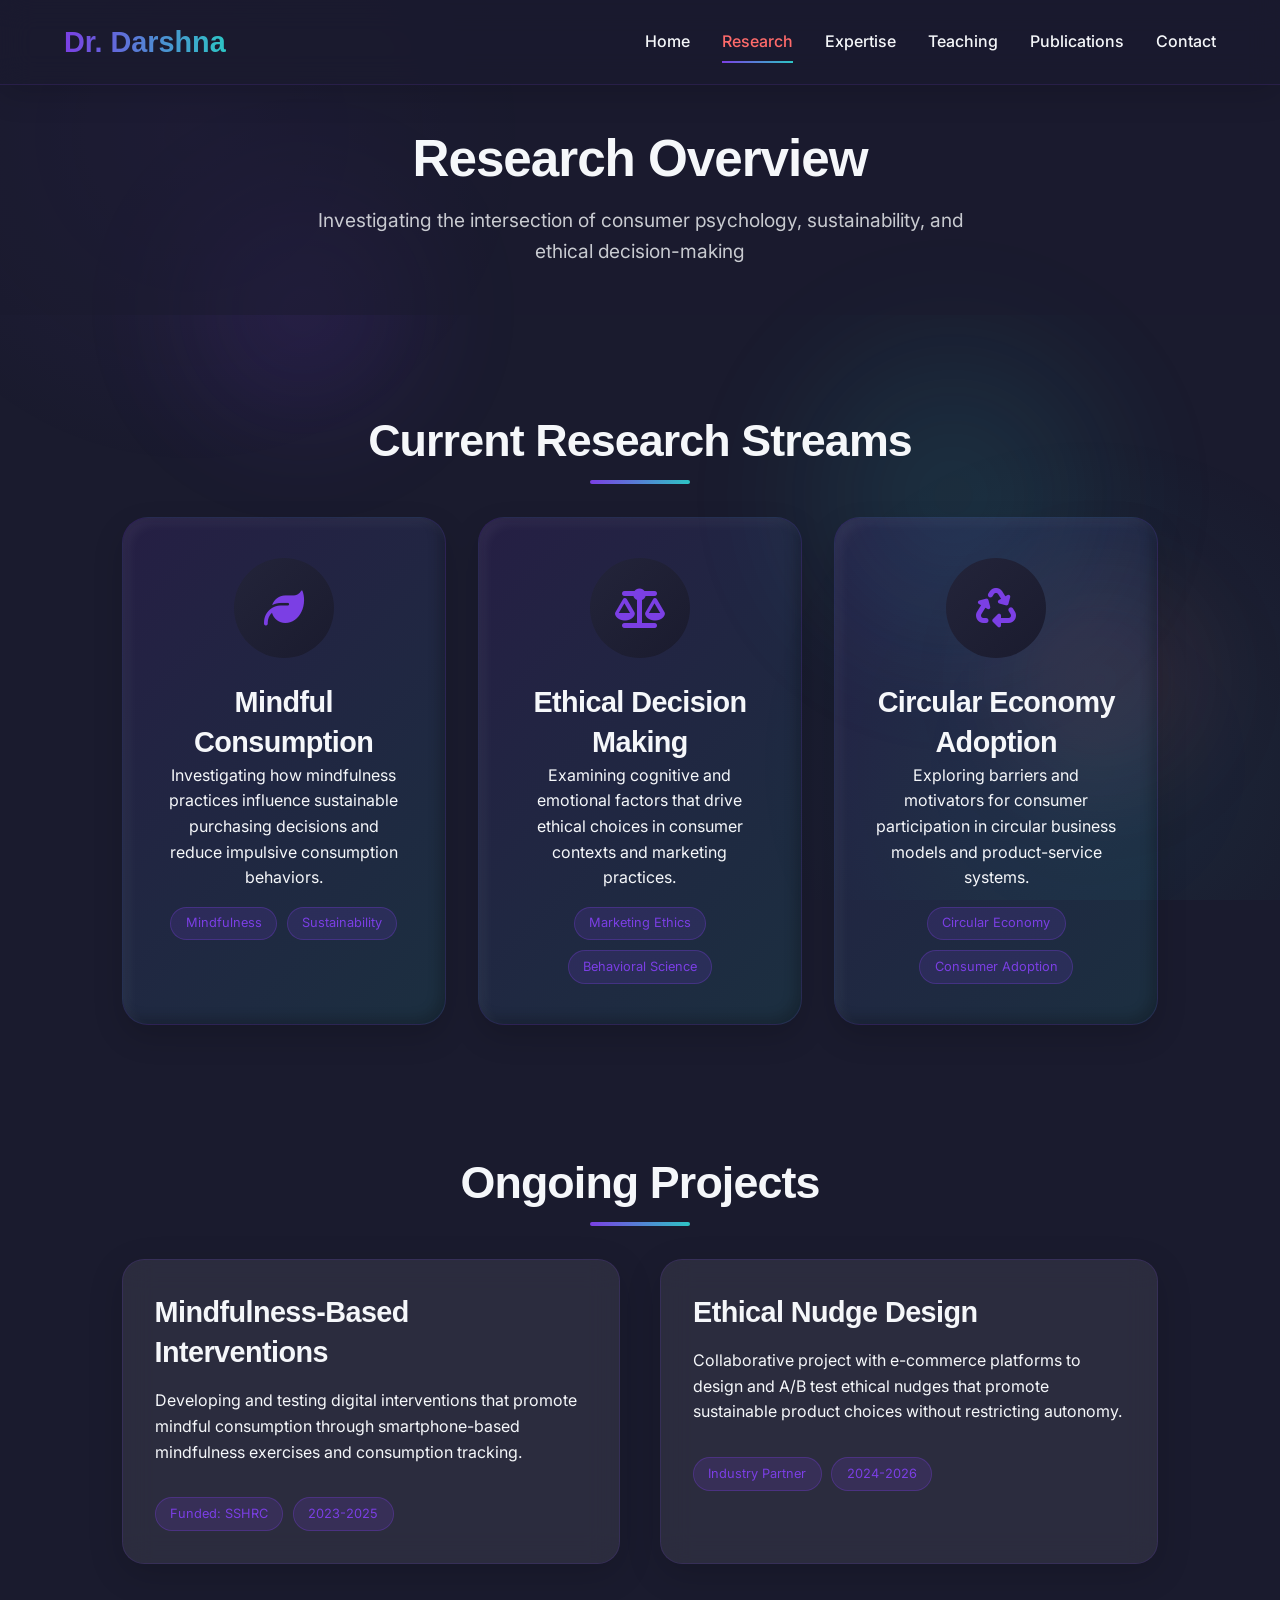
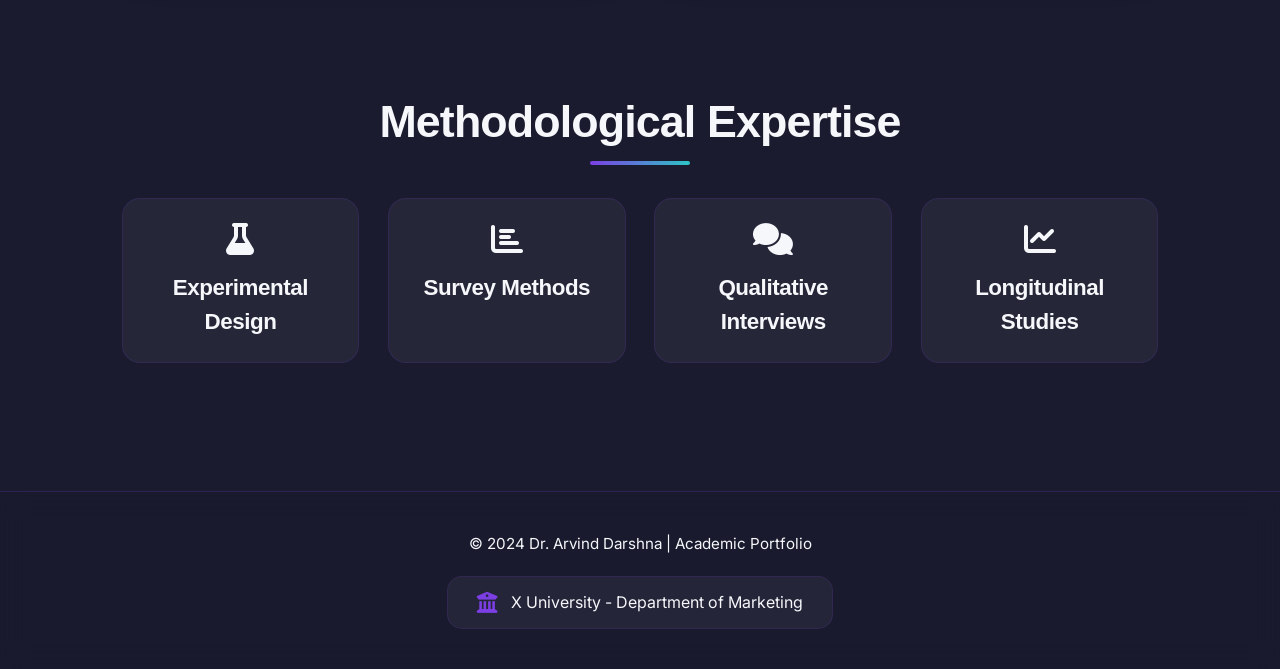
<file: research.html>
<!DOCTYPE html>
<html lang="en">
<head>
    <meta charset="UTF-8">
    <meta name="viewport" content="width=device-width, initial-scale=1.0">
    <title>Research - Dr. Arvind Darshna</title>
    <link rel="stylesheet" href="https://cdnjs.cloudflare.com/ajax/libs/font-awesome/6.4.0/css/all.min.css">
    <link rel="preconnect" href="https://fonts.googleapis.com">
    <link rel="preconnect" href="https://fonts.gstatic.com" crossorigin>
    <link href="https://fonts.googleapis.com/css2?family=Clash+Display:wght@400;500;600;700&family=Inter:wght@300;400;500;600&display=swap" rel="stylesheet">
    <link rel="stylesheet" href="css/style.css">
</head>
<body>
    <!-- Liquid Background Elements -->
    <div class="liquid-bg liquid-1"></div>
    <div class="liquid-bg liquid-2"></div>
    <div class="liquid-bg liquid-3"></div>

    <!-- Navigation -->
    <nav>
        <a href="index.html" class="logo">Dr. Darshna</a>
        <div class="nav-links">
            <a href="index.html">Home</a>
            <a href="research.html" class="active">Research</a>
            <a href="expertise.html">Expertise</a>
            <a href="teaching.html">Teaching</a>
            <a href="publications.html">Publications</a>
            <a href="contact.html">Contact</a>
        </div>
        <div class="menu-btn">
            <i class="fas fa-bars"></i>
        </div>
    </nav>

    <!-- Page Header -->
    <div class="page-header">
        <h1 class="fade-in">Research Overview</h1>
        <p class="fade-in">Investigating the intersection of consumer psychology, sustainability, and ethical decision-making</p>
    </div>

    <!-- Research Areas -->
    <section class="section-padding">
        <div class="container">
            <h2 class="section-title">Current Research Streams</h2>
            
            <div class="grid-3">
                <div class="clay-card fade-in">
                    <div class="research-img" style="height: 100px; width: 100px; border-radius: 50%; margin: 0 auto 1.5rem;">
                        <i class="fas fa-leaf" style="font-size: 2.5rem;"></i>
                    </div>
                    <h3 class="text-center">Mindful Consumption</h3>
                    <p class="text-center">Investigating how mindfulness practices influence sustainable purchasing decisions and reduce impulsive consumption behaviors.</p>
                    <div class="research-tags" style="justify-content: center;">
                        <span class="tag">Mindfulness</span>
                        <span class="tag sage">Sustainability</span>
                    </div>
                </div>
                
                <div class="clay-card fade-in">
                    <div class="research-img" style="height: 100px; width: 100px; border-radius: 50%; margin: 0 auto 1.5rem;">
                        <i class="fas fa-balance-scale" style="font-size: 2.5rem;"></i>
                    </div>
                    <h3 class="text-center">Ethical Decision Making</h3>
                    <p class="text-center">Examining cognitive and emotional factors that drive ethical choices in consumer contexts and marketing practices.</p>
                    <div class="research-tags" style="justify-content: center;">
                        <span class="tag">Marketing Ethics</span>
                        <span class="tag gold">Behavioral Science</span>
                    </div>
                </div>
                
                <div class="clay-card fade-in">
                    <div class="research-img" style="height: 100px; width: 100px; border-radius: 50%; margin: 0 auto 1.5rem;">
                        <i class="fas fa-recycle" style="font-size: 2.5rem;"></i>
                    </div>
                    <h3 class="text-center">Circular Economy Adoption</h3>
                    <p class="text-center">Exploring barriers and motivators for consumer participation in circular business models and product-service systems.</p>
                    <div class="research-tags" style="justify-content: center;">
                        <span class="tag sage">Circular Economy</span>
                        <span class="tag">Consumer Adoption</span>
                    </div>
                </div>
            </div>
        </div>
    </section>

    <!-- Research Projects -->
    <section class="section-padding bg-sand-light">
        <div class="container">
            <h2 class="section-title">Ongoing Projects</h2>
            
            <div class="grid-2">
                <div class="glass-card fade-in">
                    <h3 style="color: var(--terracotta);">Mindfulness-Based Interventions</h3>
                    <p class="mt-1">Developing and testing digital interventions that promote mindful consumption through smartphone-based mindfulness exercises and consumption tracking.</p>
                    <div class="research-tags mt-2">
                        <span class="tag">Funded: SSHRC</span>
                        <span class="tag sage">2023-2025</span>
                    </div>
                </div>
                
                <div class="glass-card fade-in">
                    <h3 style="color: var(--sage-moss);">Ethical Nudge Design</h3>
                    <p class="mt-1">Collaborative project with e-commerce platforms to design and A/B test ethical nudges that promote sustainable product choices without restricting autonomy.</p>
                    <div class="research-tags mt-2">
                        <span class="tag">Industry Partner</span>
                        <span class="tag gold">2024-2026</span>
                    </div>
                </div>
            </div>
        </div>
    </section>

    <!-- Research Methods -->
    <section class="section-padding">
        <div class="container">
            <h2 class="section-title">Methodological Expertise</h2>
            
            <div class="grid-4">
                <div class="stat-item">
                    <i class="fas fa-flask" style="font-size: 2rem; color: var(--terracotta); margin-bottom: 1rem;"></i>
                    <h4>Experimental Design</h4>
                </div>
                <div class="stat-item">
                    <i class="fas fa-chart-bar" style="font-size: 2rem; color: var(--terracotta); margin-bottom: 1rem;"></i>
                    <h4>Survey Methods</h4>
                </div>
                <div class="stat-item">
                    <i class="fas fa-comments" style="font-size: 2rem; color: var(--terracotta); margin-bottom: 1rem;"></i>
                    <h4>Qualitative Interviews</h4>
                </div>
                <div class="stat-item">
                    <i class="fas fa-chart-line" style="font-size: 2rem; color: var(--terracotta); margin-bottom: 1rem;"></i>
                    <h4>Longitudinal Studies</h4>
                </div>
            </div>
        </div>
    </section>

    <!-- Footer -->
    <footer>
        <p>© 2024 Dr. Arvind Darshna | Academic Portfolio</p>
        <div class="university-badge">
            <i class="fas fa-university"></i>
            <span>X University - Department of Marketing</span>
        </div>
    </footer>

    <!-- Back to Top Button -->
    <div id="backToTop" style="position: fixed; bottom: 30px; right: 30px; width: 45px; height: 45px; background: var(--terracotta); border-radius: 50%; display: none; justify-content: center; align-items: center; color: white; cursor: pointer; box-shadow: 0 5px 15px rgba(0,0,0,0.1); z-index: 99;">
        <i class="fas fa-arrow-up"></i>
    </div>

    <script src="js/main.js"></script>
</body>
</html>
</file>
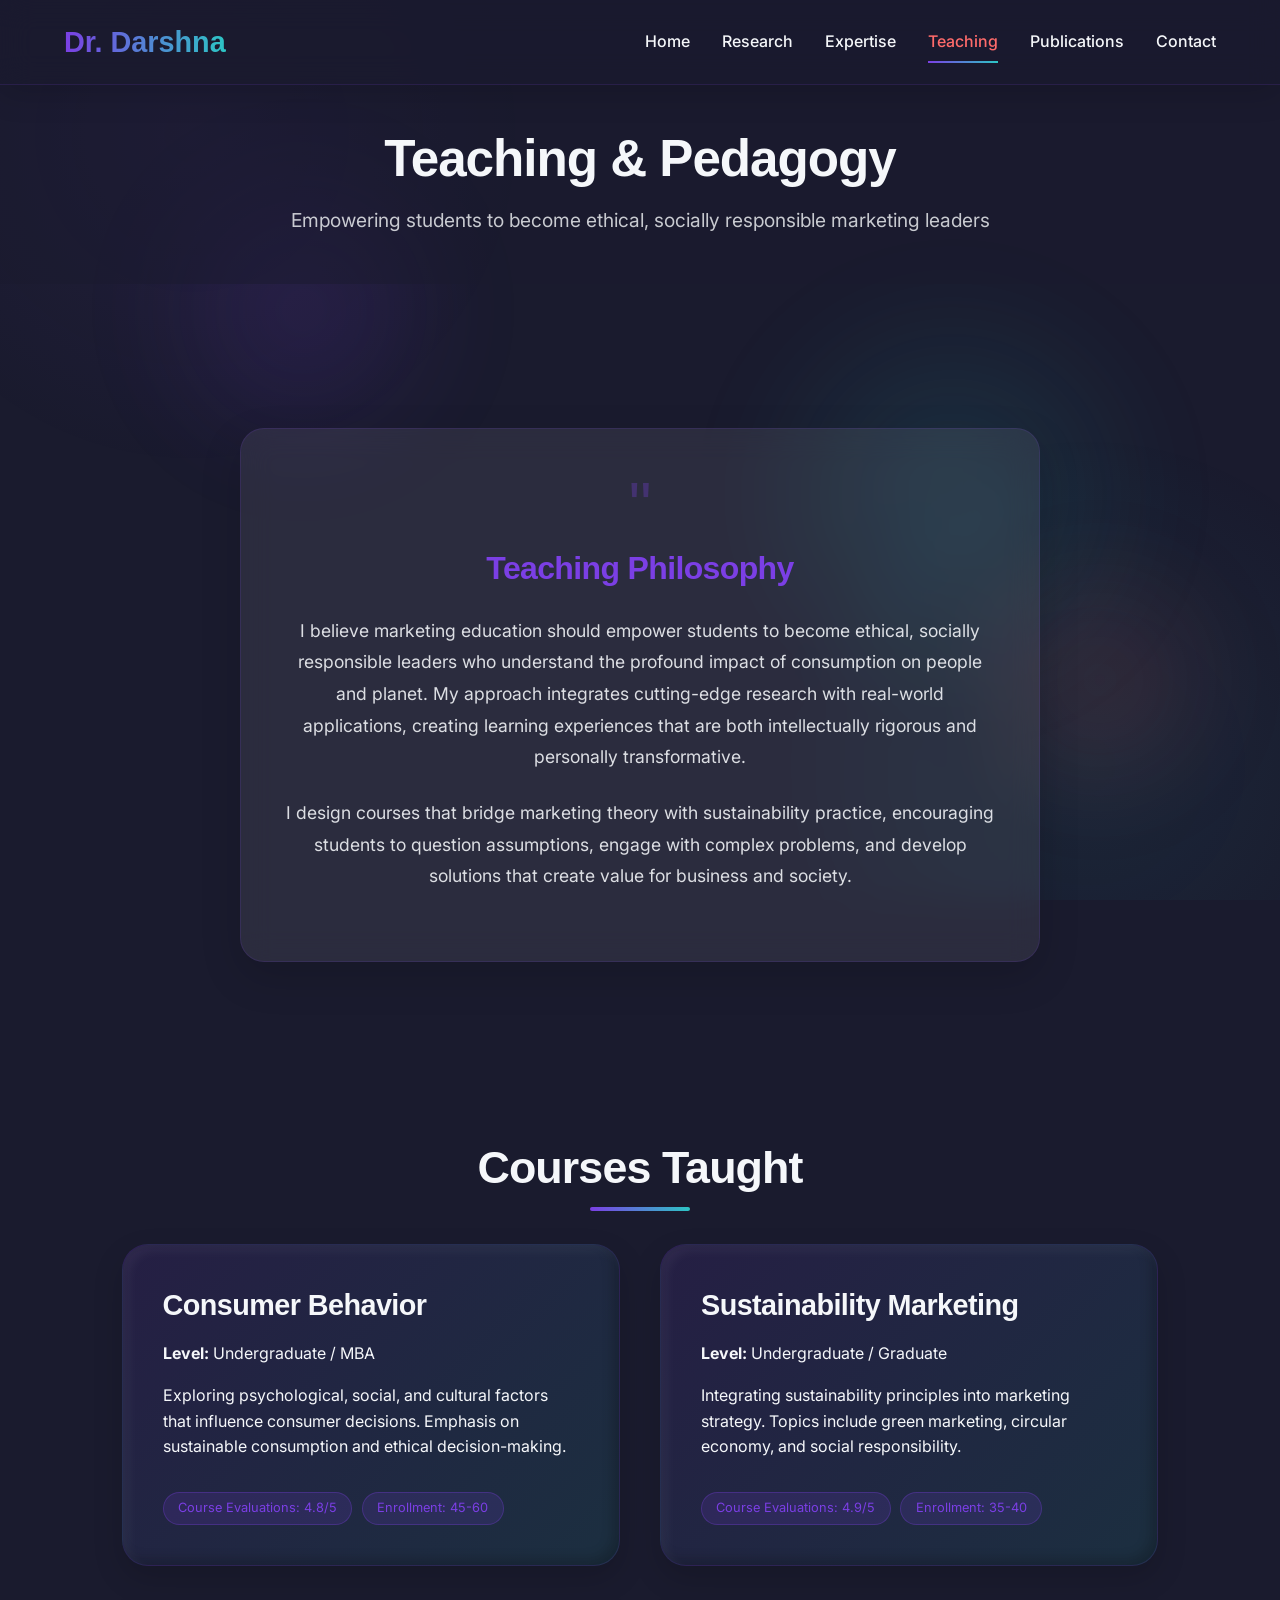
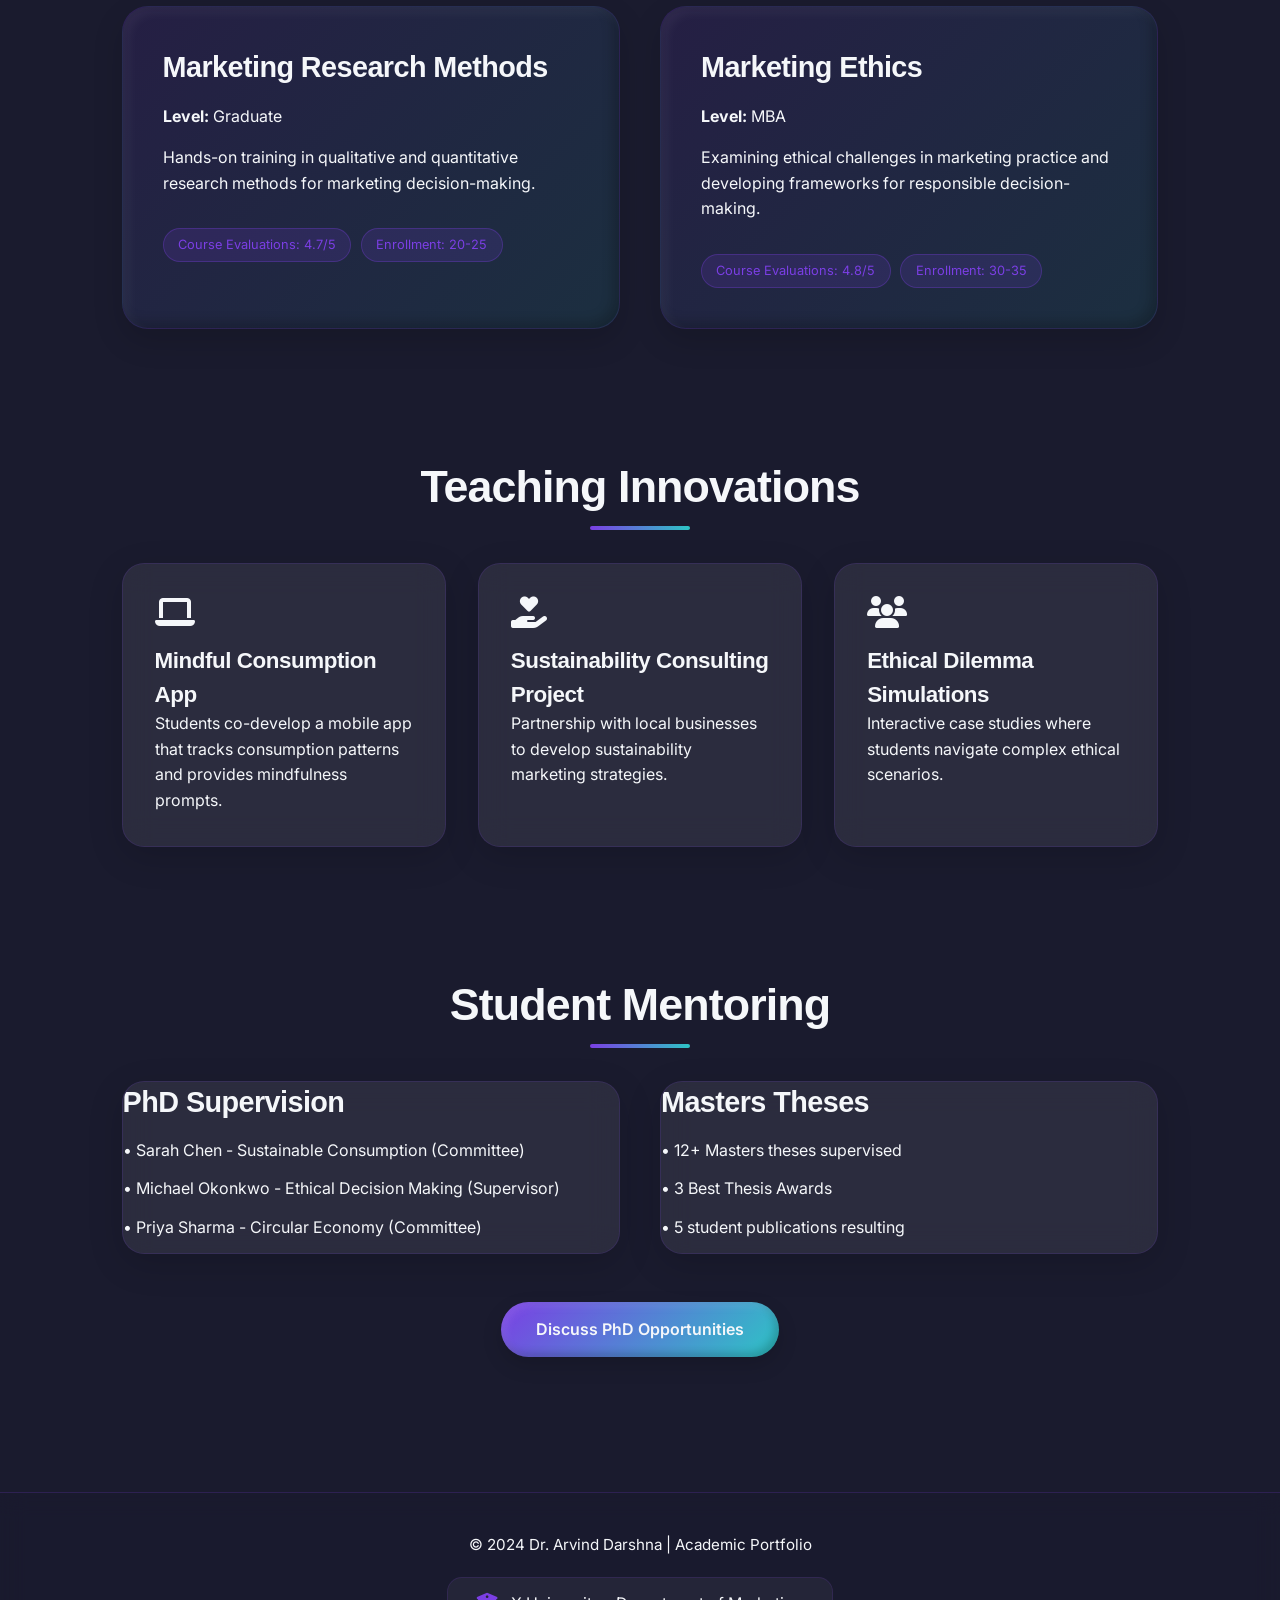
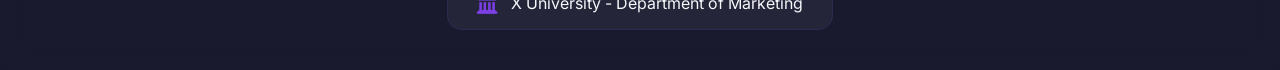
<file: teaching.html>
<!DOCTYPE html>
<html lang="en">
<head>
    <meta charset="UTF-8">
    <meta name="viewport" content="width=device-width, initial-scale=1.0">
    <title>Teaching - Dr. Arvind Darshna</title>
    <link rel="stylesheet" href="https://cdnjs.cloudflare.com/ajax/libs/font-awesome/6.4.0/css/all.min.css">
    <link rel="preconnect" href="https://fonts.googleapis.com">
    <link rel="preconnect" href="https://fonts.gstatic.com" crossorigin>
    <link href="https://fonts.googleapis.com/css2?family=Clash+Display:wght@400;500;600;700&family=Inter:wght@300;400;500;600&display=swap" rel="stylesheet">
    <link rel="stylesheet" href="css/style.css">
</head>
<body>
    <!-- Liquid Background Elements -->
    <div class="liquid-bg liquid-1"></div>
    <div class="liquid-bg liquid-2"></div>
    <div class="liquid-bg liquid-3"></div>

    <!-- Navigation -->
    <nav>
        <a href="index.html" class="logo">Dr. Darshna</a>
        <div class="nav-links">
            <a href="index.html">Home</a>
            <a href="research.html">Research</a>
            <a href="expertise.html">Expertise</a>
            <a href="teaching.html" class="active">Teaching</a>
            <a href="publications.html">Publications</a>
            <a href="contact.html">Contact</a>
        </div>
        <div class="menu-btn">
            <i class="fas fa-bars"></i>
        </div>
    </nav>

    <!-- Page Header -->
    <div class="page-header">
        <h1 class="fade-in">Teaching & Pedagogy</h1>
        <p class="fade-in">Empowering students to become ethical, socially responsible marketing leaders</p>
    </div>

    <!-- Teaching Philosophy -->
    <section class="section-padding">
        <div class="container">
            <div class="philosophy-container fade-in">
                <div class="quote-mark">"</div>
                <h3>Teaching Philosophy</h3>
                <p>I believe marketing education should empower students to become ethical, socially responsible leaders who understand the profound impact of consumption on people and planet. My approach integrates cutting-edge research with real-world applications, creating learning experiences that are both intellectually rigorous and personally transformative.</p>
                <p>I design courses that bridge marketing theory with sustainability practice, encouraging students to question assumptions, engage with complex problems, and develop solutions that create value for business and society.</p>
            </div>
        </div>
    </section>

    <!-- Courses Taught -->
    <section class="section-padding bg-sand-light">
        <div class="container">
            <h2 class="section-title">Courses Taught</h2>
            
            <div class="grid-2">
                <div class="clay-card fade-in">
                    <h3 style="color: var(--terracotta);">Consumer Behavior</h3>
                    <p class="mt-1"><strong>Level:</strong> Undergraduate / MBA</p>
                    <p class="mt-1">Exploring psychological, social, and cultural factors that influence consumer decisions. Emphasis on sustainable consumption and ethical decision-making.</p>
                    <div class="research-tags mt-2">
                        <span class="tag">Course Evaluations: 4.8/5</span>
                        <span class="tag sage">Enrollment: 45-60</span>
                    </div>
                </div>
                
                <div class="clay-card fade-in">
                    <h3 style="color: var(--sage-moss);">Sustainability Marketing</h3>
                    <p class="mt-1"><strong>Level:</strong> Undergraduate / Graduate</p>
                    <p class="mt-1">Integrating sustainability principles into marketing strategy. Topics include green marketing, circular economy, and social responsibility.</p>
                    <div class="research-tags mt-2">
                        <span class="tag">Course Evaluations: 4.9/5</span>
                        <span class="tag gold">Enrollment: 35-40</span>
                    </div>
                </div>
                
                <div class="clay-card fade-in">
                    <h3 style="color: var(--amber-gold);">Marketing Research Methods</h3>
                    <p class="mt-1"><strong>Level:</strong> Graduate</p>
                    <p class="mt-1">Hands-on training in qualitative and quantitative research methods for marketing decision-making.</p>
                    <div class="research-tags mt-2">
                        <span class="tag">Course Evaluations: 4.7/5</span>
                        <span class="tag">Enrollment: 20-25</span>
                    </div>
                </div>
                
                <div class="clay-card fade-in">
                    <h3 style="color: var(--terracotta);">Marketing Ethics</h3>
                    <p class="mt-1"><strong>Level:</strong> MBA</p>
                    <p class="mt-1">Examining ethical challenges in marketing practice and developing frameworks for responsible decision-making.</p>
                    <div class="research-tags mt-2">
                        <span class="tag">Course Evaluations: 4.8/5</span>
                        <span class="tag sage">Enrollment: 30-35</span>
                    </div>
                </div>
            </div>
        </div>
    </section>

    <!-- Teaching Innovations -->
    <section class="section-padding">
        <div class="container">
            <h2 class="section-title">Teaching Innovations</h2>
            
            <div class="grid-3">
                <div class="glass-card fade-in">
                    <i class="fas fa-laptop" style="font-size: 2rem; color: var(--terracotta); margin-bottom: 1rem;"></i>
                    <h4>Mindful Consumption App</h4>
                    <p>Students co-develop a mobile app that tracks consumption patterns and provides mindfulness prompts.</p>
                </div>
                
                <div class="glass-card fade-in">
                    <i class="fas fa-hand-holding-heart" style="font-size: 2rem; color: var(--sage-moss); margin-bottom: 1rem;"></i>
                    <h4>Sustainability Consulting Project</h4>
                    <p>Partnership with local businesses to develop sustainability marketing strategies.</p>
                </div>
                
                <div class="glass-card fade-in">
                    <i class="fas fa-users" style="font-size: 2rem; color: var(--amber-gold); margin-bottom: 1rem;"></i>
                    <h4>Ethical Dilemma Simulations</h4>
                    <p>Interactive case studies where students navigate complex ethical scenarios.</p>
                </div>
            </div>
        </div>
    </section>

    <!-- Student Mentoring -->
    <section class="section-padding bg-sand-light">
        <div class="container">
            <h2 class="section-title">Student Mentoring</h2>
            
            <div class="grid-2">
                <div class="research-card fade-in">
                    <h3 style="color: var(--terracotta);">PhD Supervision</h3>
                    <ul style="list-style: none; margin-top: 1rem;">
                        <li style="margin-bottom: 0.8rem;">• Sarah Chen - Sustainable Consumption (Committee)</li>
                        <li style="margin-bottom: 0.8rem;">• Michael Okonkwo - Ethical Decision Making (Supervisor)</li>
                        <li style="margin-bottom: 0.8rem;">• Priya Sharma - Circular Economy (Committee)</li>
                    </ul>
                </div>
                
                <div class="research-card fade-in">
                    <h3 style="color: var(--sage-moss);">Masters Theses</h3>
                    <ul style="list-style: none; margin-top: 1rem;">
                        <li style="margin-bottom: 0.8rem;">• 12+ Masters theses supervised</li>
                        <li style="margin-bottom: 0.8rem;">• 3 Best Thesis Awards</li>
                        <li style="margin-bottom: 0.8rem;">• 5 student publications resulting</li>
                    </ul>
                </div>
            </div>
            
            <div class="text-center mt-3">
                <a href="contact.html" class="cta-button">Discuss PhD Opportunities</a>
            </div>
        </div>
    </section>

    <!-- Footer -->
    <footer>
        <p>© 2024 Dr. Arvind Darshna | Academic Portfolio</p>
        <div class="university-badge">
            <i class="fas fa-university"></i>
            <span>X University - Department of Marketing</span>
        </div>
    </footer>

    <!-- Back to Top Button -->
    <div id="backToTop" style="position: fixed; bottom: 30px; right: 30px; width: 45px; height: 45px; background: var(--terracotta); border-radius: 50%; display: none; justify-content: center; align-items: center; color: white; cursor: pointer; box-shadow: 0 5px 15px rgba(0,0,0,0.1); z-index: 99;">
        <i class="fas fa-arrow-up"></i>
    </div>

    <script src="js/main.js"></script>
</body>
</html>
</file>
<file: css/style.css>
/* ========== TWILIGHT AMETHYST THEME - MASTER STYLESHEET ========== */
:root {
    --midnight-indigo: #1a1b2e;
    --pearl-white: #f5f7fa;
    --electric-violet: #7b3fe4;
    --turquoise-wave: #2dc5c5;
    --sunset-orange: #ff6b6b;
    --deep-space: #23243a;
    --glass-light: rgba(245, 247, 250, 0.08);
    --glass-medium: rgba(245, 247, 250, 0.12);
    --glass-dark: rgba(26, 27, 46, 0.85);
    --shadow-light: rgba(0, 0, 0, 0.15);
    --shadow-dark: rgba(0, 0, 0, 0.25);
}

* {
    margin: 0;
    padding: 0;
    box-sizing: border-box;
}

html {
    scroll-behavior: smooth;
}

body {
    font-family: 'Inter', sans-serif;
    background-color: var(--midnight-indigo);
    color: var(--pearl-white);
    line-height: 1.6;
    overflow-x: hidden;
    min-height: 100vh;
    position: relative;
}

body::before {
    content: '';
    position: fixed;
    top: 0;
    left: 0;
    width: 100%;
    height: 100%;
    background-image: 
        radial-gradient(circle at 15% 15%, rgba(123, 63, 228, 0.07) 0%, transparent 25%),
        radial-gradient(circle at 85% 85%, rgba(45, 197, 197, 0.07) 0%, transparent 25%);
    pointer-events: none;
    z-index: -1;
}

h1, h2, h3, h4, h5 {
    font-family: 'Clash Display', sans-serif;
    font-weight: 600;
    letter-spacing: -0.02em;
}

/* ========== TYPOGRAPHY ========== */
h1 { font-size: 3.5rem; line-height: 1.2; }
h2 { font-size: 2.8rem; line-height: 1.3; }
h3 { font-size: 1.8rem; line-height: 1.4; }
h4 { font-size: 1.4rem; line-height: 1.5; }
h5 { font-size: 1.2rem; line-height: 1.6; }

.section-title {
    font-size: 2.8rem;
    text-align: center;
    margin-bottom: 3rem;
    position: relative;
    color: var(--pearl-white);
}

.section-title::after {
    content: '';
    position: absolute;
    bottom: -15px;
    left: 50%;
    transform: translateX(-50%);
    width: 100px;
    height: 4px;
    background: linear-gradient(90deg, var(--electric-violet), var(--turquoise-wave));
    border-radius: 2px;
}

.section-subtitle {
    font-size: 1.3rem;
    text-align: center;
    color: rgba(245, 247, 250, 0.7);
    margin-bottom: 3rem;
    font-weight: 400;
}

/* ========== NAVIGATION ========== */
nav {
    position: fixed;
    top: 0;
    width: 100%;
    display: flex;
    justify-content: space-between;
    align-items: center;
    padding: 1.2rem 5%;
    z-index: 1000;
    background: var(--glass-dark);
    backdrop-filter: blur(15px);
    -webkit-backdrop-filter: blur(15px);
    border-bottom: 1px solid rgba(123, 63, 228, 0.15);
    box-shadow: 0 8px 32px rgba(0, 0, 0, 0.15);
}

.logo {
    font-family: 'Clash Display', sans-serif;
    font-size: 1.8rem;
    font-weight: 700;
    background: linear-gradient(90deg, var(--electric-violet), var(--turquoise-wave));
    -webkit-background-clip: text;
    -webkit-text-fill-color: transparent;
    text-decoration: none;
}

.logo:hover {
    opacity: 0.9;
}

.nav-links {
    display: flex;
    gap: 2rem;
}

.nav-links a {
    color: var(--pearl-white);
    text-decoration: none;
    font-weight: 500;
    font-size: 1rem;
    padding: 0.5rem 0;
    transition: color 0.3s ease;
    position: relative;
}

.nav-links a:hover,
.nav-links a.active {
    color: var(--sunset-orange);
}

.nav-links a::after {
    content: '';
    position: absolute;
    bottom: 0;
    left: 0;
    width: 0;
    height: 2px;
    background: linear-gradient(90deg, var(--electric-violet), var(--turquoise-wave));
    transition: width 0.3s ease;
}

.nav-links a:hover::after,
.nav-links a.active::after {
    width: 100%;
}

.menu-btn {
    display: none;
    font-size: 1.5rem;
    cursor: pointer;
    color: var(--pearl-white);
}

/* ========== LIQUID BACKGROUND ELEMENTS ========== */
.liquid-bg {
    position: fixed;
    z-index: -1;
    opacity: 0.15;
    filter: blur(50px);
    border-radius: 50%;
    pointer-events: none;
}

.liquid-1 {
    top: 15%;
    left: 10%;
    width: 350px;
    height: 350px;
    background: radial-gradient(circle, var(--electric-violet), transparent 70%);
    animation: float 25s infinite ease-in-out;
}

.liquid-2 {
    bottom: 20%;
    right: 8%;
    width: 450px;
    height: 450px;
    background: radial-gradient(circle, var(--turquoise-wave), transparent 70%);
    animation: float 30s infinite ease-in-out reverse;
}

.liquid-3 {
    top: 60%;
    left: 75%;
    width: 280px;
    height: 280px;
    background: radial-gradient(circle, var(--sunset-orange), transparent 70%);
    animation: float 35s infinite ease-in-out;
}

@keyframes float {
    0%, 100% { transform: translate(0, 0) rotate(0deg); }
    33% { transform: translate(40px, -60px) rotate(120deg); }
    66% { transform: translate(-30px, 50px) rotate(240deg); }
}

/* ========== BUTTONS ========== */
.cta-button {
    display: inline-block;
    padding: 0.9rem 2.2rem;
    background: linear-gradient(135deg, var(--electric-violet), var(--turquoise-wave));
    color: var(--pearl-white);
    text-decoration: none;
    border-radius: 50px;
    font-weight: 600;
    font-size: 1rem;
    border: none;
    cursor: pointer;
    box-shadow: 
        inset 4px 4px 8px rgba(245, 247, 250, 0.1),
        inset -4px -4px 8px rgba(0, 0, 0, 0.2),
        0 8px 20px rgba(0, 0, 0, 0.15);
    transition: all 0.3s ease;
    position: relative;
    overflow: hidden;
}

.cta-button:hover {
    transform: translateY(-2px);
    box-shadow: 
        inset 4px 4px 8px rgba(245, 247, 250, 0.1),
        inset -4px -4px 8px rgba(0, 0, 0, 0.2),
        0 12px 28px rgba(0, 0, 0, 0.2);
}

.cta-button::before {
    content: '';
    position: absolute;
    top: 0;
    left: -100%;
    width: 100%;
    height: 100%;
    background: linear-gradient(90deg, transparent, rgba(245, 247, 250, 0.15), transparent);
    transition: left 0.7s ease;
}

.cta-button:hover::before {
    left: 100%;
}

.cta-button.small {
    padding: 0.6rem 1.5rem;
    font-size: 0.9rem;
}

.cta-button.outline {
    background: transparent;
    border: 2px solid var(--electric-violet);
    color: var(--electric-violet);
    box-shadow: none;
}

.cta-button.outline:hover {
    background: rgba(123, 63, 228, 0.1);
    color: var(--electric-violet);
    transform: translateY(-2px);
}

/* ========== HERO SECTION ========== */
.hero {
    min-height: 80vh;
    display: flex;
    align-items: center;
    padding: 6rem 5% 4rem;
    position: relative;
}

.hero-content {
    max-width: 800px;
    z-index: 10;
}

.hero h1 {
    font-size: 3.8rem;
    line-height: 1.1;
    margin-bottom: 1.2rem;
    background: linear-gradient(90deg, var(--pearl-white), var(--turquoise-wave));
    -webkit-background-clip: text;
    -webkit-text-fill-color: transparent;
}

.hero-subtitle {
    font-size: 1.5rem;
    color: var(--electric-violet);
    margin-bottom: 1rem;
    font-weight: 500;
}

.hero p {
    font-size: 1.2rem;
    color: rgba(245, 247, 250, 0.85);
    margin-bottom: 2rem;
    max-width: 650px;
}

/* ========== PAGE HEADER ========== */
.page-header {
    padding: 8rem 5% 3rem;
    text-align: center;
    background: rgba(26, 27, 46, 0.5);
    margin-bottom: 2rem;
}

.page-header h1 {
    font-size: 3.2rem;
    margin-bottom: 1rem;
    color: var(--pearl-white);
}

.page-header p {
    font-size: 1.2rem;
    color: rgba(245, 247, 250, 0.8);
    max-width: 700px;
    margin: 0 auto;
}

/* ========== SECTION STYLES ========== */
section {
    padding: 4rem 5%;
    position: relative;
}

.container {
    max-width: 1200px;
    margin: 0 auto;
}

/* ========== CARDS ========== */
/* Glass Morphism Cards */
.glass-card {
    background: var(--glass-light);
    backdrop-filter: blur(15px);
    -webkit-backdrop-filter: blur(15px);
    border-radius: 22px;
    overflow: hidden;
    border: 1px solid rgba(123, 63, 228, 0.15);
    box-shadow: 0 10px 35px rgba(0, 0, 0, 0.15);
    transition: all 0.4s ease;
    padding: 2rem;
}

.glass-card:hover {
    transform: translateY(-8px);
    box-shadow: 0 20px 45px rgba(0, 0, 0, 0.2);
    border-color: rgba(123, 63, 228, 0.25);
}

/* Claymorphism Cards */
.clay-card {
    background: linear-gradient(135deg, rgba(123, 63, 228, 0.12), rgba(45, 197, 197, 0.12));
    border-radius: 26px;
    padding: 2.5rem;
    box-shadow: 
        inset 6px 6px 12px rgba(245, 247, 250, 0.05),
        inset -6px -6px 12px rgba(0, 0, 0, 0.2),
        0 12px 30px rgba(0, 0, 0, 0.15);
    transition: all 0.4s ease;
    border: 1px solid rgba(123, 63, 228, 0.1);
}

.clay-card:hover {
    transform: translateY(-6px);
    box-shadow: 
        inset 6px 6px 12px rgba(245, 247, 250, 0.05),
        inset -6px -6px 12px rgba(0, 0, 0, 0.2),
        0 20px 40px rgba(0, 0, 0, 0.2);
}

/* Research Cards */
.research-card {
    background: var(--glass-light);
    backdrop-filter: blur(15px);
    border-radius: 22px;
    overflow: hidden;
    border: 1px solid rgba(123, 63, 228, 0.15);
    box-shadow: 0 10px 35px rgba(0, 0, 0, 0.15);
    transition: all 0.4s ease;
    height: 100%;
    display: flex;
    flex-direction: column;
}

.research-card:hover {
    transform: translateY(-8px);
    box-shadow: 0 20px 45px rgba(0, 0, 0, 0.2);
    border-color: rgba(123, 63, 228, 0.25);
}

.research-img {
    height: 200px;
    background: linear-gradient(135deg, var(--deep-space), var(--midnight-indigo));
    display: flex;
    align-items: center;
    justify-content: center;
    font-size: 2.8rem;
    color: var(--electric-violet);
}

.research-content {
    padding: 1.8rem;
    flex: 1;
}

.research-content h3 {
    font-size: 1.4rem;
    margin-bottom: 0.8rem;
    color: var(--pearl-white);
}

.research-content p {
    color: rgba(245, 247, 250, 0.8);
    font-size: 0.95rem;
    margin-bottom: 1.2rem;
    line-height: 1.6;
}

/* ========== TAGS ========== */
.research-tags {
    display: flex;
    flex-wrap: wrap;
    gap: 0.6rem;
    margin-top: 1rem;
}

.tag {
    padding: 0.35rem 0.9rem;
    background: rgba(123, 63, 228, 0.15);
    border-radius: 20px;
    font-size: 0.8rem;
    color: var(--electric-violet);
    border: 1px solid rgba(123, 63, 228, 0.3);
    transition: all 0.2s ease;
}

.tag:hover {
    background: rgba(123, 63, 228, 0.25);
}

.tag.turquoise { 
    background: rgba(45, 197, 197, 0.15); 
    color: var(--turquoise-wave); 
    border-color: rgba(45, 197, 197, 0.3); 
}
.tag.orange { 
    background: rgba(255, 107, 107, 0.15); 
    color: var(--sunset-orange); 
    border-color: rgba(255, 107, 107, 0.3); 
}

/* ========== GRIDS ========== */
.grid-2 {
    display: grid;
    grid-template-columns: repeat(2, 1fr);
    gap: 2.5rem;
}

.grid-3 {
    display: grid;
    grid-template-columns: repeat(3, 1fr);
    gap: 2rem;
}

.grid-4 {
    display: grid;
    grid-template-columns: repeat(4, 1fr);
    gap: 1.8rem;
}

/* ========== TIMELINE ========== */
.timeline {
    position: relative;
    max-width: 900px;
    margin: 3rem auto;
}

.timeline::after {
    content: '';
    position: absolute;
    width: 4px;
    background: linear-gradient(to bottom, var(--electric-violet), var(--turquoise-wave));
    top: 0;
    bottom: 0;
    left: 50%;
    transform: translateX(-50%);
    border-radius: 2px;
}

.timeline-item {
    padding: 10px 40px;
    position: relative;
    width: 50%;
    box-sizing: border-box;
    margin-bottom: 2rem;
}

.timeline-item:nth-child(odd) { left: 0; }
.timeline-item:nth-child(even) { left: 50%; }

.timeline-node {
    position: absolute;
    width: 24px;
    height: 24px;
    right: -12px;
    background: linear-gradient(135deg, var(--electric-violet), var(--turquoise-wave));
    border-radius: 50%;
    z-index: 1;
    box-shadow: 
        inset 4px 4px 8px rgba(245, 247, 250, 0.1),
        inset -4px -4px 8px rgba(0, 0, 0, 0.2),
        0 6px 15px rgba(0, 0, 0, 0.15);
}

.timeline-item:nth-child(even) .timeline-node { left: -12px; }

.timeline-content {
    padding: 1.5rem;
    background: var(--glass-light);
    backdrop-filter: blur(12px);
    border-radius: 18px;
    border: 1px solid rgba(123, 63, 228, 0.15);
    box-shadow: 0 8px 25px rgba(0, 0, 0, 0.15);
}

.timeline-content h4 {
    font-size: 1.3rem;
    margin-bottom: 0.4rem;
    color: var(--pearl-white);
}

.timeline-journal {
    color: var(--electric-violet);
    font-weight: 500;
    margin-bottom: 0.6rem;
    font-size: 0.9rem;
}

/* ========== FORMS ========== */
.form-container {
    max-width: 700px;
    margin: 0 auto;
    padding: 2.5rem;
    background: var(--glass-light);
    backdrop-filter: blur(15px);
    border-radius: 24px;
    border: 1px solid rgba(123, 63, 228, 0.15);
    box-shadow: 0 18px 40px rgba(0, 0, 0, 0.15);
}

.form-group {
    margin-bottom: 1.5rem;
}

.form-group label {
    display: block;
    margin-bottom: 0.5rem;
    color: var(--pearl-white);
    font-weight: 500;
    font-size: 0.95rem;
}

.form-control {
    width: 100%;
    padding: 1rem;
    background: rgba(245, 247, 250, 0.05);
    border: 1px solid rgba(123, 63, 228, 0.2);
    border-radius: 12px;
    color: var(--pearl-white);
    font-size: 1rem;
    transition: all 0.3s ease;
    font-family: 'Inter', sans-serif;
}

.form-control:focus {
    outline: none;
    border-color: var(--electric-violet);
    background: rgba(245, 247, 250, 0.08);
    box-shadow: 0 0 0 3px rgba(123, 63, 228, 0.1);
}

textarea.form-control {
    min-height: 150px;
    resize: vertical;
}

/* ========== ACADEMIC STATS ========== */
.stats-container {
    display: grid;
    grid-template-columns: repeat(auto-fit, minmax(180px, 1fr));
    gap: 1.8rem;
    margin: 2.5rem 0;
}

.stat-item {
    text-align: center;
    padding: 1.5rem;
    background: rgba(245, 247, 250, 0.05);
    border-radius: 18px;
    border: 1px solid rgba(123, 63, 228, 0.15);
    transition: transform 0.3s ease;
}

.stat-item:hover {
    transform: translateY(-5px);
    background: rgba(245, 247, 250, 0.08);
}

.stat-number {
    font-size: 2.5rem;
    font-weight: 700;
    color: var(--electric-violet);
    margin-bottom: 0.3rem;
    font-family: 'Clash Display', sans-serif;
}

.stat-label {
    font-size: 0.95rem;
    color: rgba(245, 247, 250, 0.8);
}

/* ========== ACADEMIC LINKS ========== */
.academic-links {
    display: flex;
    gap: 1.2rem;
    margin-top: 2rem;
    flex-wrap: wrap;
}

.academic-icon {
    width: 48px;
    height: 48px;
    border-radius: 50%;
    background: linear-gradient(135deg, var(--electric-violet), var(--turquoise-wave));
    display: flex;
    align-items: center;
    justify-content: center;
    color: var(--pearl-white);
    font-size: 1.2rem;
    text-decoration: none;
    box-shadow: 
        inset 4px 4px 8px rgba(245, 247, 250, 0.1),
        inset -4px -4px 8px rgba(0, 0, 0, 0.2),
        0 8px 16px rgba(0, 0, 0, 0.15);
    transition: all 0.3s ease;
}

.academic-icon:hover {
    transform: translateY(-4px) scale(1.05);
    box-shadow: 
        inset 4px 4px 8px rgba(245, 247, 250, 0.1),
        inset -4px -4px 8px rgba(0, 0, 0, 0.2),
        0 14px 25px rgba(0, 0, 0, 0.2);
}

/* ========== PROFILE ========== */
.profile-container {
    position: relative;
    display: flex;
    justify-content: center;
}

.profile-img {
    width: 280px;
    height: 280px;
    border-radius: 50%;
    background: linear-gradient(135deg, var(--electric-violet), var(--turquoise-wave));
    box-shadow: 
        inset 10px 10px 20px rgba(245, 247, 250, 0.08),
        inset -10px -10px 20px rgba(0, 0, 0, 0.3),
        0 20px 40px rgba(0, 0, 0, 0.2);
    display: flex;
    align-items: center;
    justify-content: center;
    font-size: 5rem;
    color: var(--pearl-white);
    position: relative;
}

.degree-badge {
    position: absolute;
    bottom: 25px;
    right: -10px;
    background: linear-gradient(135deg, var(--sunset-orange), var(--electric-violet));
    color: var(--pearl-white);
    padding: 0.7rem 1.3rem;
    border-radius: 30px;
    font-weight: 600;
    font-size: 1rem;
    box-shadow: 0 6px 15px rgba(0, 0, 0, 0.15);
    z-index: 2;
}

/* ========== TEACHING PHILOSOPHY ========== */
.philosophy-container {
    max-width: 800px;
    margin: 3rem auto;
    padding: 2.8rem;
    background: var(--glass-light);
    backdrop-filter: blur(15px);
    border-radius: 24px;
    border: 1px solid rgba(123, 63, 228, 0.15);
    box-shadow: 0 15px 40px rgba(0, 0, 0, 0.15);
    text-align: center;
}

.philosophy-container h3 {
    font-size: 2rem;
    margin-bottom: 1.5rem;
    color: var(--electric-violet);
}

.philosophy-container p {
    font-size: 1.1rem;
    line-height: 1.8;
    color: rgba(245, 247, 250, 0.88);
    margin-bottom: 1.5rem;
}

.quote-mark {
    font-size: 4rem;
    color: var(--electric-violet);
    opacity: 0.3;
    font-family: 'Clash Display', sans-serif;
    line-height: 1;
    margin-bottom: 0.5rem;
}

/* ========== FOOTER ========== */
footer {
    text-align: center;
    padding: 2.5rem;
    background: var(--glass-dark);
    backdrop-filter: blur(12px);
    margin-top: 4rem;
    border-top: 1px solid rgba(123, 63, 228, 0.2);
}

footer p {
    color: var(--pearl-white);
    font-size: 0.95rem;
}

.university-badge {
    display: inline-flex;
    align-items: center;
    gap: 0.8rem;
    padding: 0.8rem 1.8rem;
    background: rgba(245, 247, 250, 0.05);
    border-radius: 15px;
    margin-top: 1.2rem;
    border: 1px solid rgba(123, 63, 228, 0.15);
}

.university-badge i {
    color: var(--electric-violet);
    font-size: 1.3rem;
}

.university-badge span {
    color: var(--pearl-white);
}

/* ========== UTILITIES ========== */
.container {
    max-width: 1200px;
    margin: 0 auto;
    padding: 0 5%;
}

.section-padding {
    padding: 4rem 5%;
}

.mt-1 { margin-top: 1rem; }
.mt-2 { margin-top: 2rem; }
.mt-3 { margin-top: 3rem; }
.mb-1 { margin-bottom: 1rem; }
.mb-2 { margin-bottom: 2rem; }
.mb-3 { margin-bottom: 3rem; }

.text-center { text-align: center; }
.text-violet { color: var(--electric-violet); }
.text-turquoise { color: var(--turquoise-wave); }
.text-orange { color: var(--sunset-orange); }

.bg-deep-space { background: rgba(26, 27, 46, 0.5); }

/* ========== ANIMATIONS ========== */
.fade-in {
    opacity: 0;
    transform: translateY(30px);
    transition: opacity 0.8s ease, transform 0.8s ease;
}

.fade-in.visible {
    opacity: 1;
    transform: translateY(0);
}

/* ========== LIQUID SECTION DIVIDERS ========== */
.section-divider {
    position: absolute;
    bottom: 0;
    left: 0;
    width: 100%;
    overflow: hidden;
    line-height: 0;
}

.section-divider svg {
    position: relative;
    display: block;
    width: calc(100% + 1.3px);
    height: 80px;
}

.section-divider .shape-fill {
    fill: var(--midnight-indigo);
}

.university-highlight {
    color: var(--electric-violet);
    font-weight: 600;
}

/* ========== RESPONSIVE DESIGN ========== */
@media (max-width: 1100px) {
    .grid-3, .grid-4 { grid-template-columns: repeat(2, 1fr); }
    h1 { font-size: 3rem; }
    .hero h1 { font-size: 3.2rem; }
}

@media (max-width: 768px) {
    .nav-links {
        position: fixed;
        top: 70px;
        left: 0;
        width: 100%;
        background: var(--glass-dark);
        backdrop-filter: blur(15px);
        flex-direction: column;
        align-items: center;
        padding: 2rem;
        gap: 1.2rem;
        transform: translateY(-100%);
        opacity: 0;
        transition: all 0.3s ease;
        z-index: 999;
        box-shadow: 0 10px 20px rgba(0, 0, 0, 0.15);
    }
    
    .nav-links.active {
        transform: translateY(0);
        opacity: 1;
    }
    
    .menu-btn { display: block; }
    
    .grid-2, .grid-3, .grid-4 { grid-template-columns: 1fr; }
    
    h1 { font-size: 2.5rem; }
    h2 { font-size: 2rem; }
    .hero h1 { font-size: 2.5rem; }
    .hero-subtitle { font-size: 1.3rem; }
    
    .timeline::after { left: 31px; }
    .timeline-item {
        width: 100%;
        padding-left: 70px;
        padding-right: 25px;
        left: 0 !important;
    }
    .timeline-node { left: 19px !important; right: auto; }
    
    .profile-img { width: 220px; height: 220px; font-size: 4rem; }
    .degree-badge { font-size: 0.9rem; padding: 0.6rem 1.2rem; }
}

@media (max-width: 480px) {
    .container { padding: 0 4%; }
    .hero h1 { font-size: 2.2rem; }
    .section-title { font-size: 1.8rem; }
    .stats-container { grid-template-columns: 1fr; }
}
</file>
